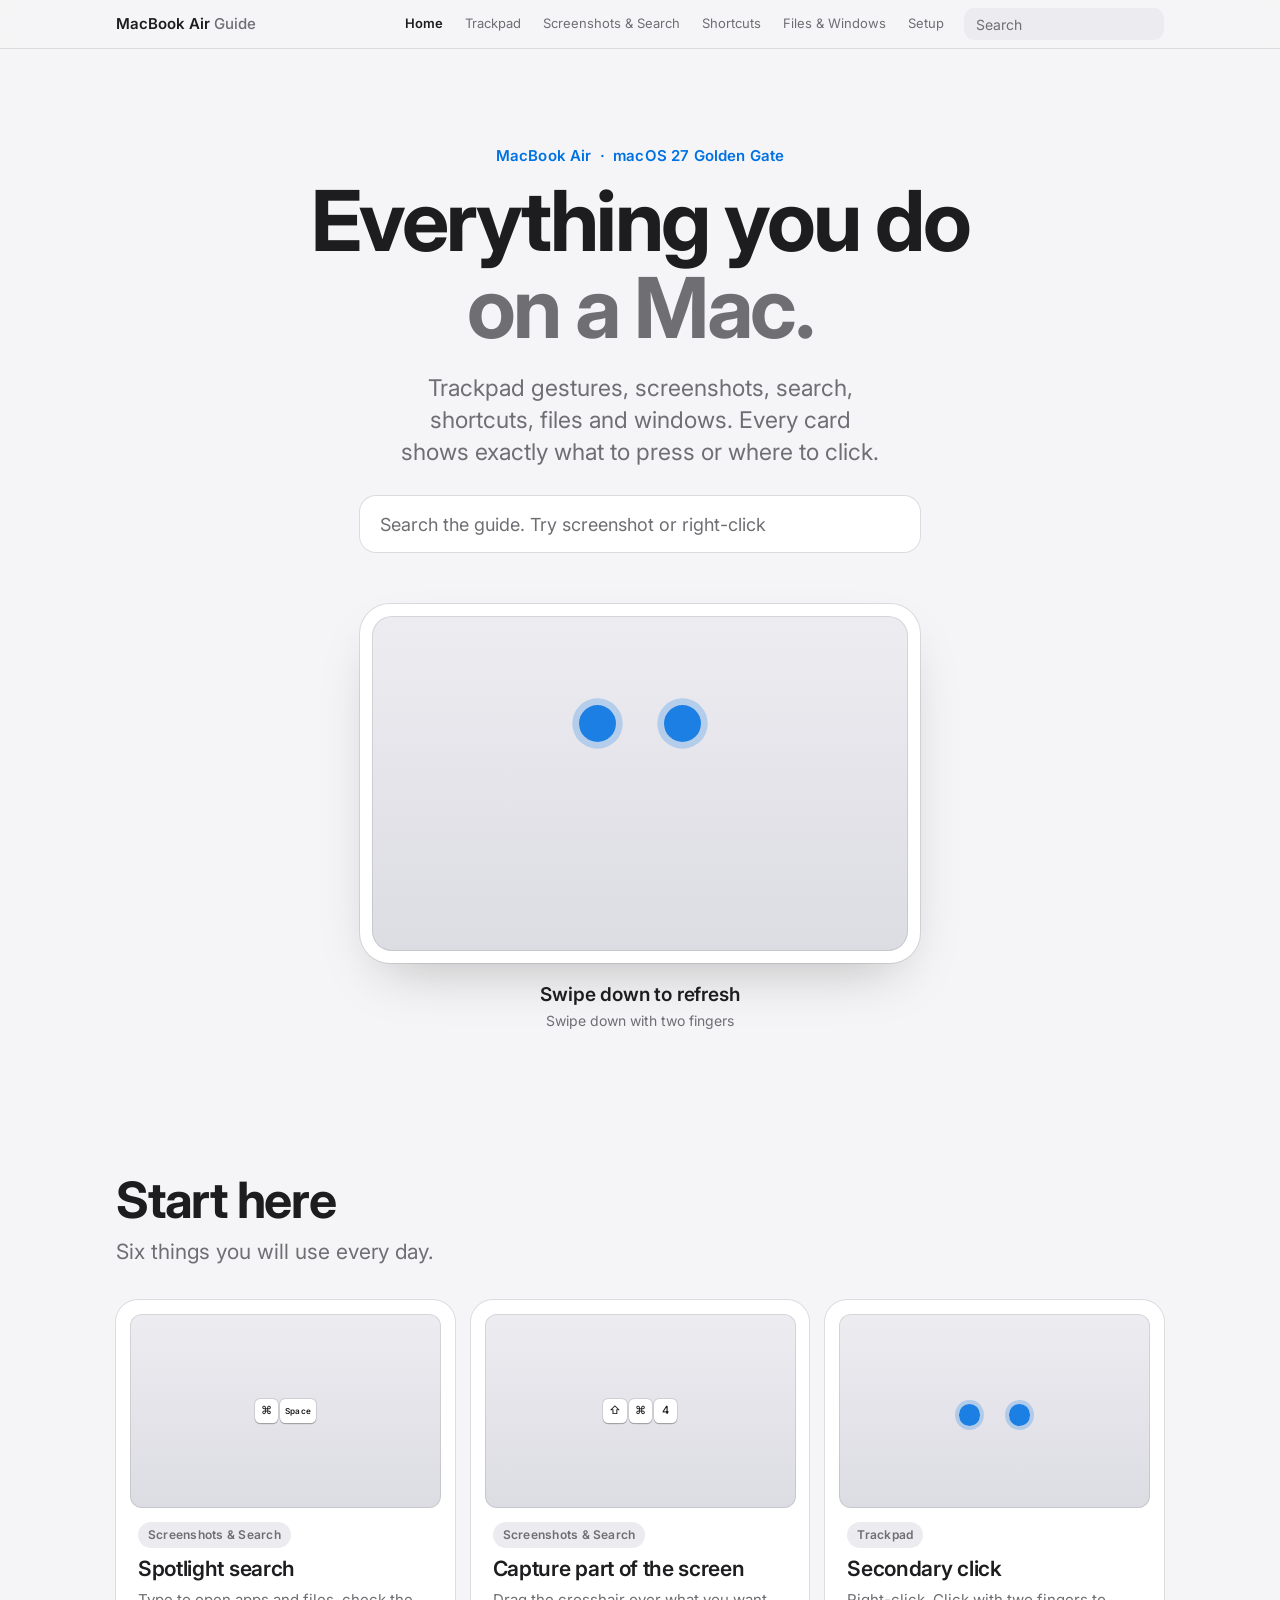
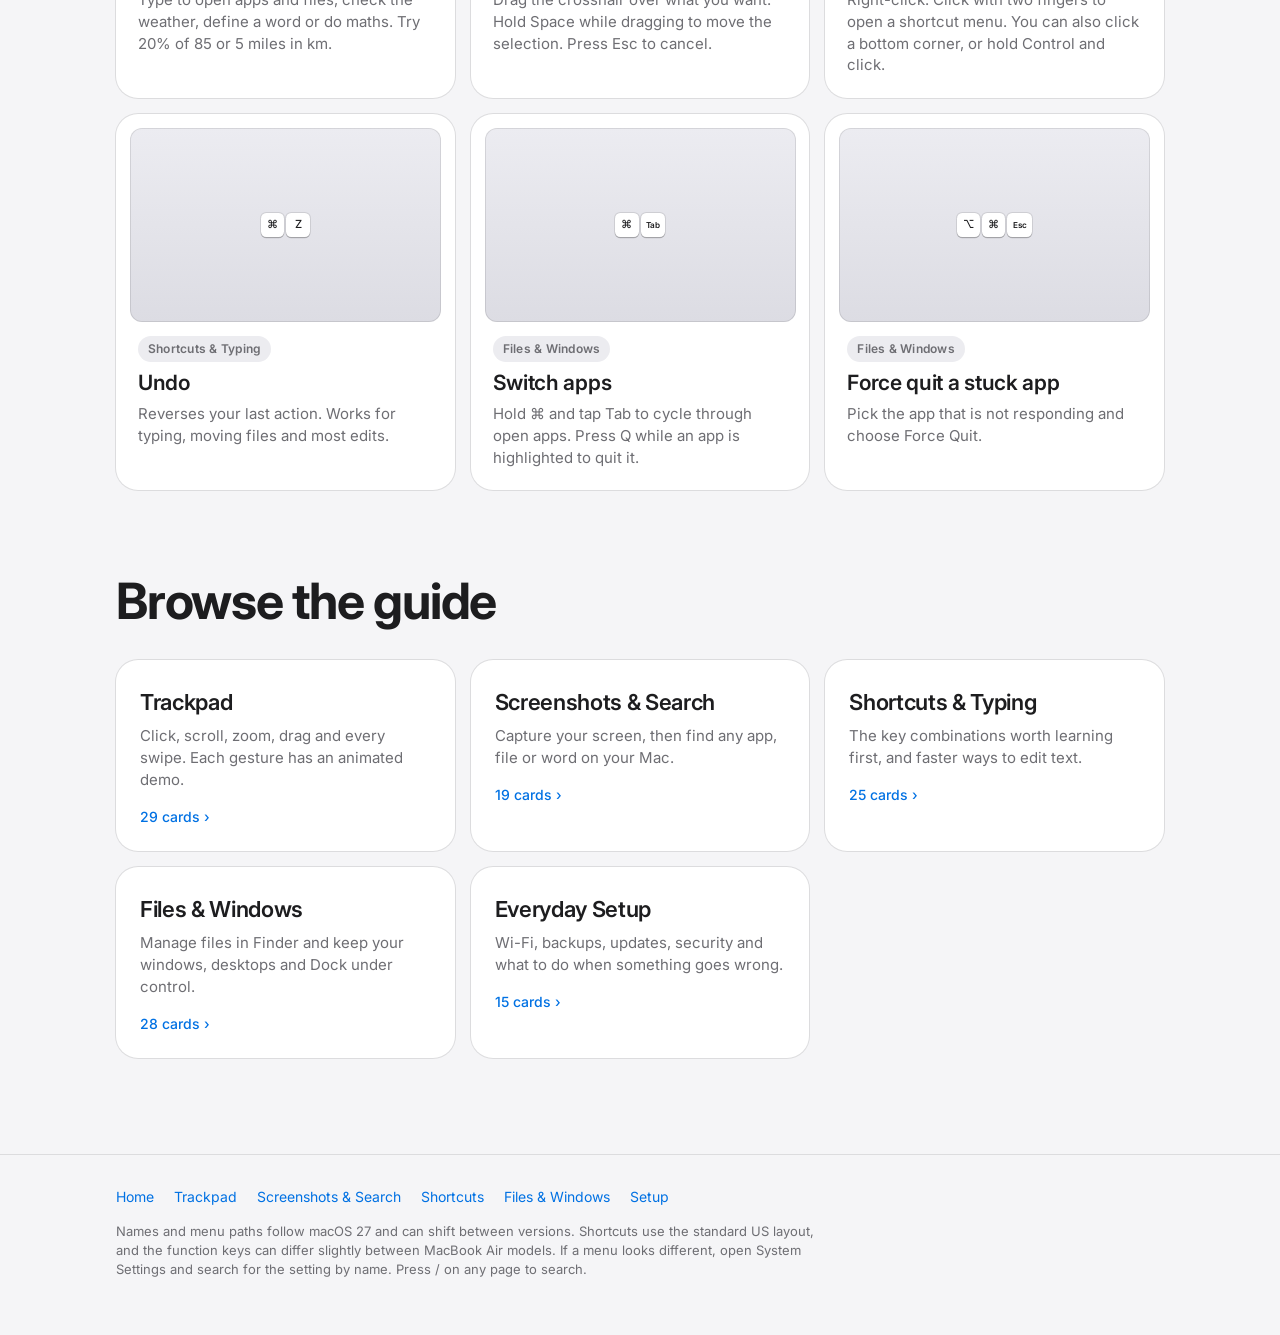
<file: index.html>
<!doctype html>
<html lang="en">
<head>
<meta charset="utf-8">
<meta name="viewport" content="width=device-width, initial-scale=1, viewport-fit=cover">
<meta name="color-scheme" content="light dark">
<title>MacBook Air Guide</title>
<link rel="preconnect" href="https://fonts.googleapis.com">
<link rel="preconnect" href="https://fonts.gstatic.com" crossorigin>
<link rel="stylesheet" href="https://fonts.googleapis.com/css2?family=Inter:wght@400;500;600;700&display=swap">
<link rel="stylesheet" href="style.css">
</head>
<body data-page="home">
<header class="top" id="top"></header>
<main id="app"></main>
<footer id="foot"></footer>
<script src="data.js"></script>
<script src="app.js"></script>
</body>
</html>
</file>
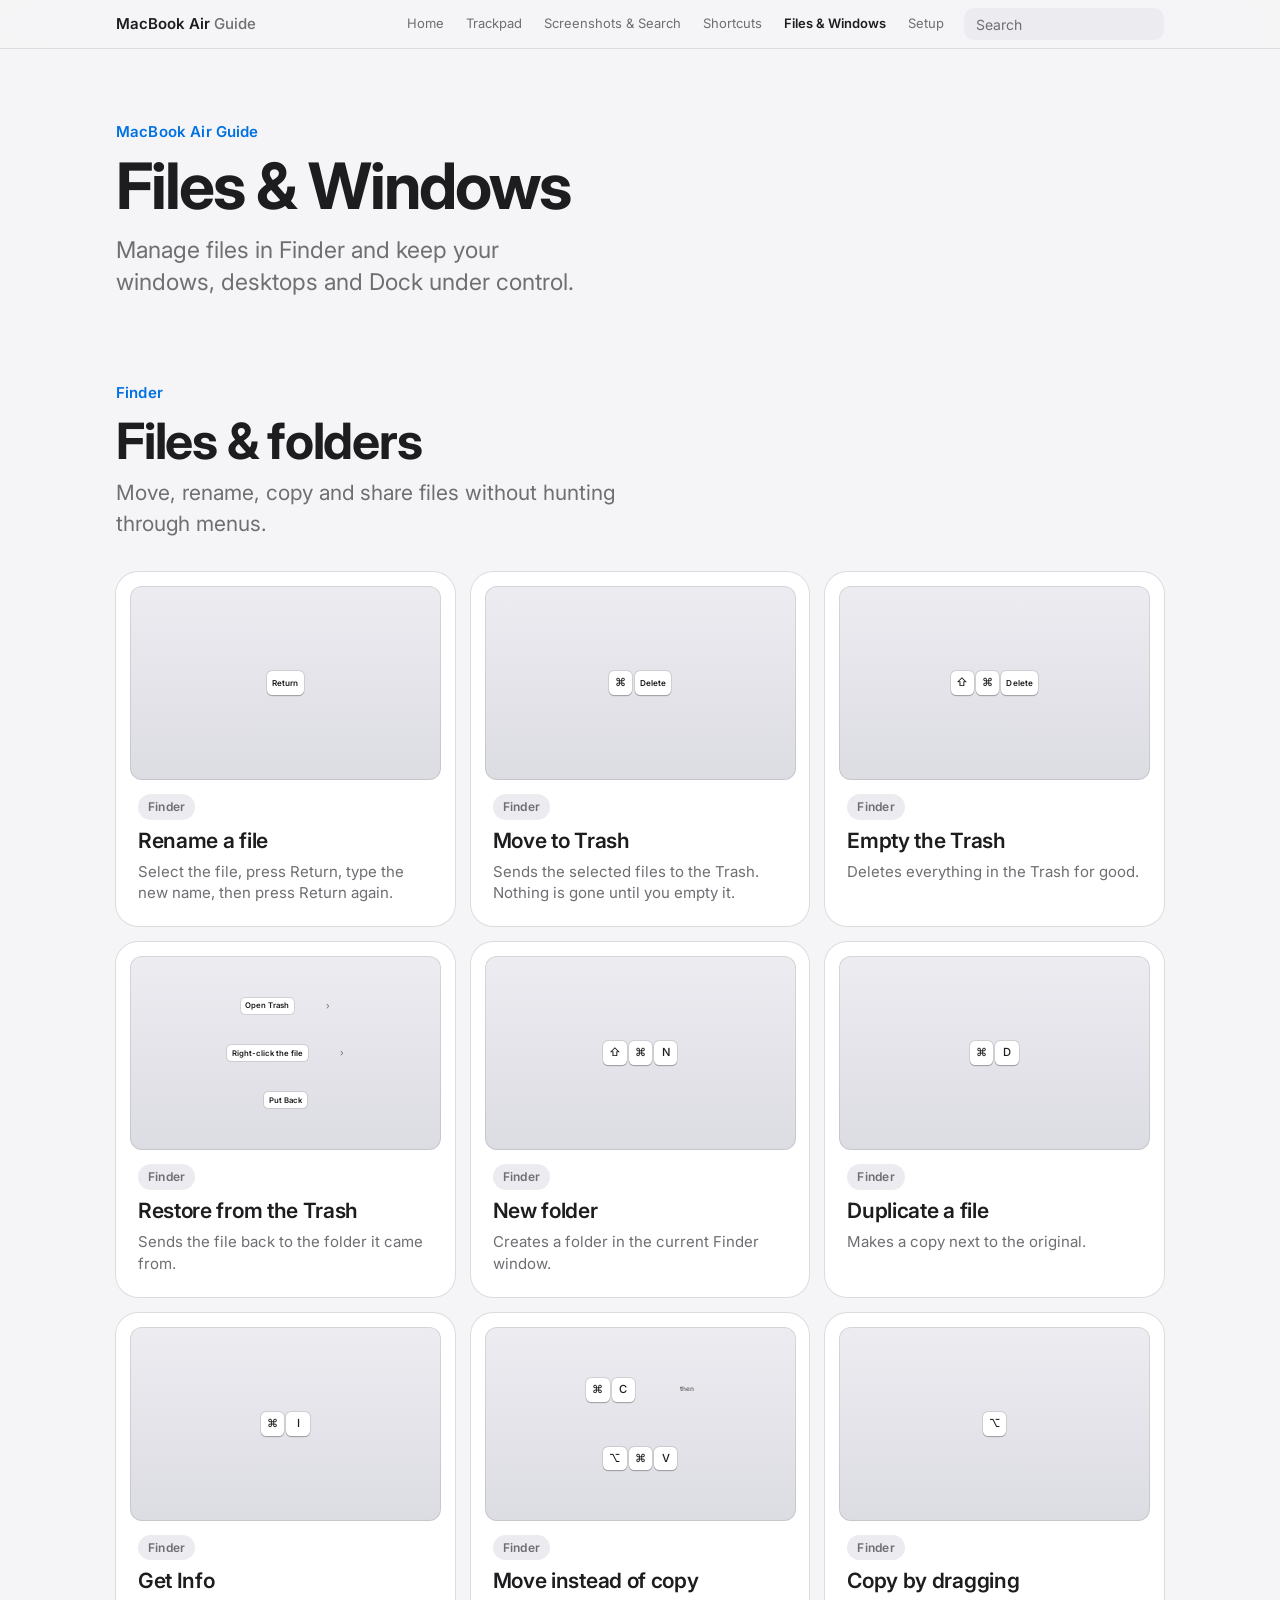
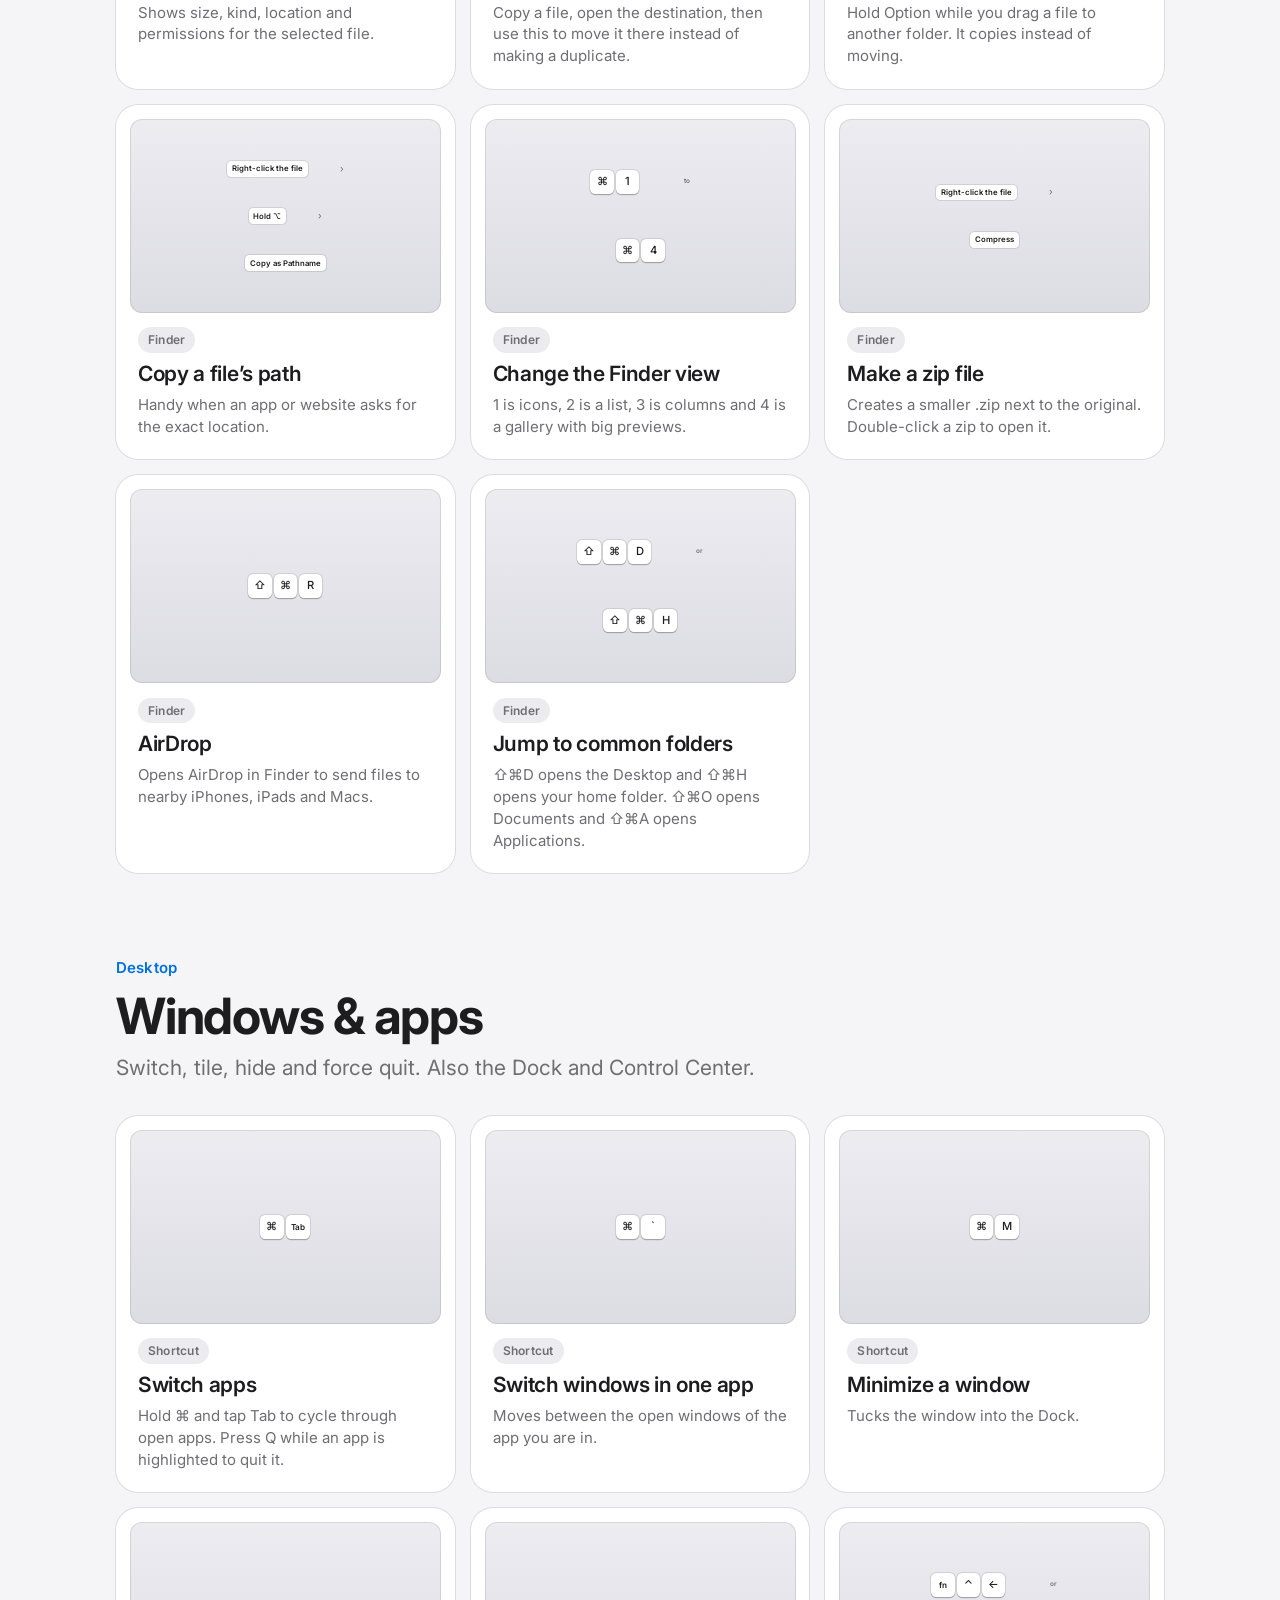
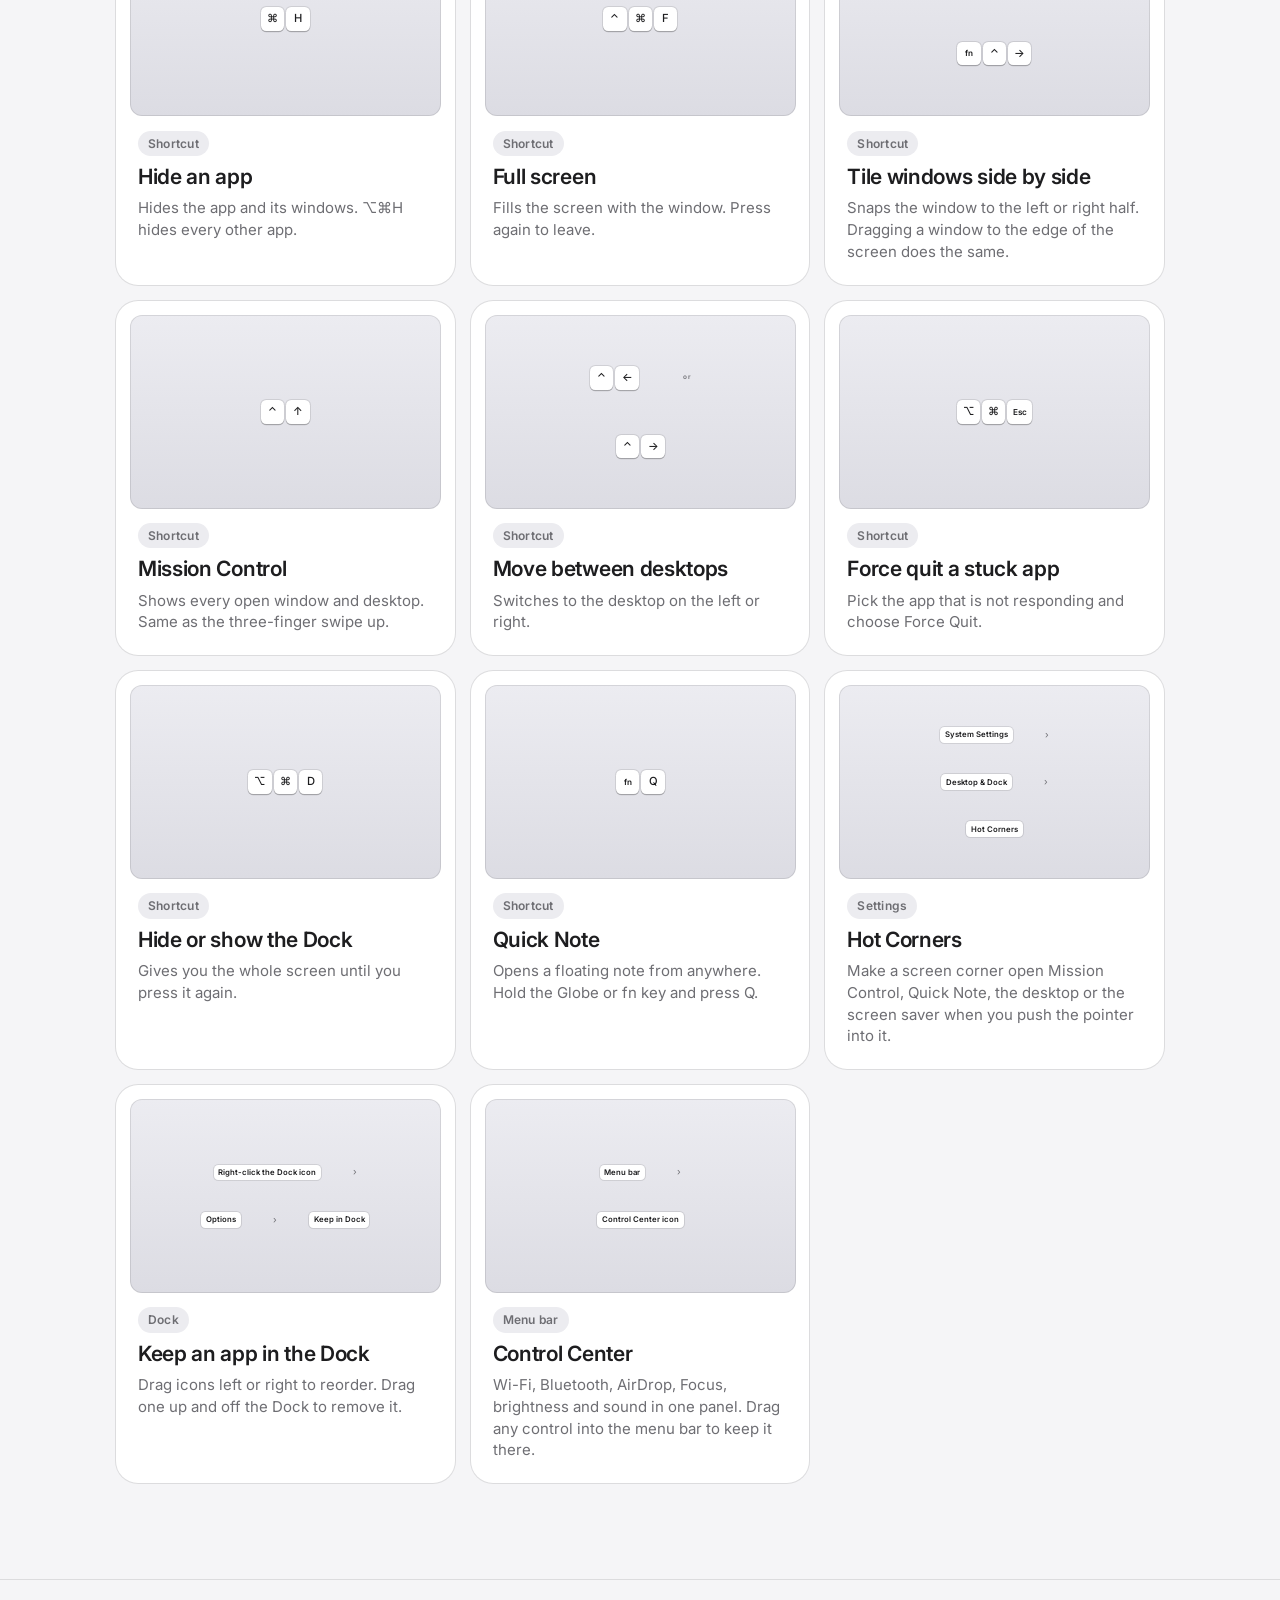
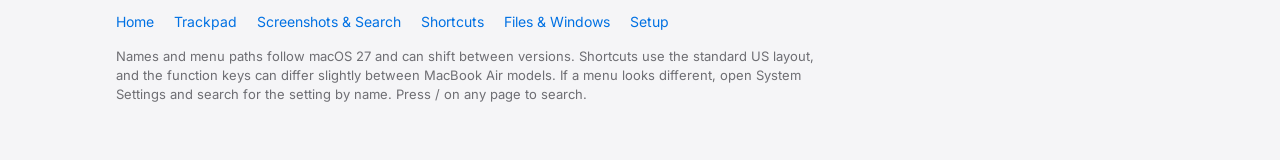
<file: files.html>
<!doctype html>
<html lang="en">
<head>
<meta charset="utf-8">
<meta name="viewport" content="width=device-width, initial-scale=1, viewport-fit=cover">
<meta name="color-scheme" content="light dark">
<title>Files &amp; Windows · MacBook Air Guide</title>
<link rel="preconnect" href="https://fonts.googleapis.com">
<link rel="preconnect" href="https://fonts.gstatic.com" crossorigin>
<link rel="stylesheet" href="https://fonts.googleapis.com/css2?family=Inter:wght@400;500;600;700&display=swap">
<link rel="stylesheet" href="style.css">
</head>
<body data-page="files">
<header class="top" id="top"></header>
<main id="app"></main>
<footer id="foot"></footer>
<script src="data.js"></script>
<script src="app.js"></script>
</body>
</html>
</file>
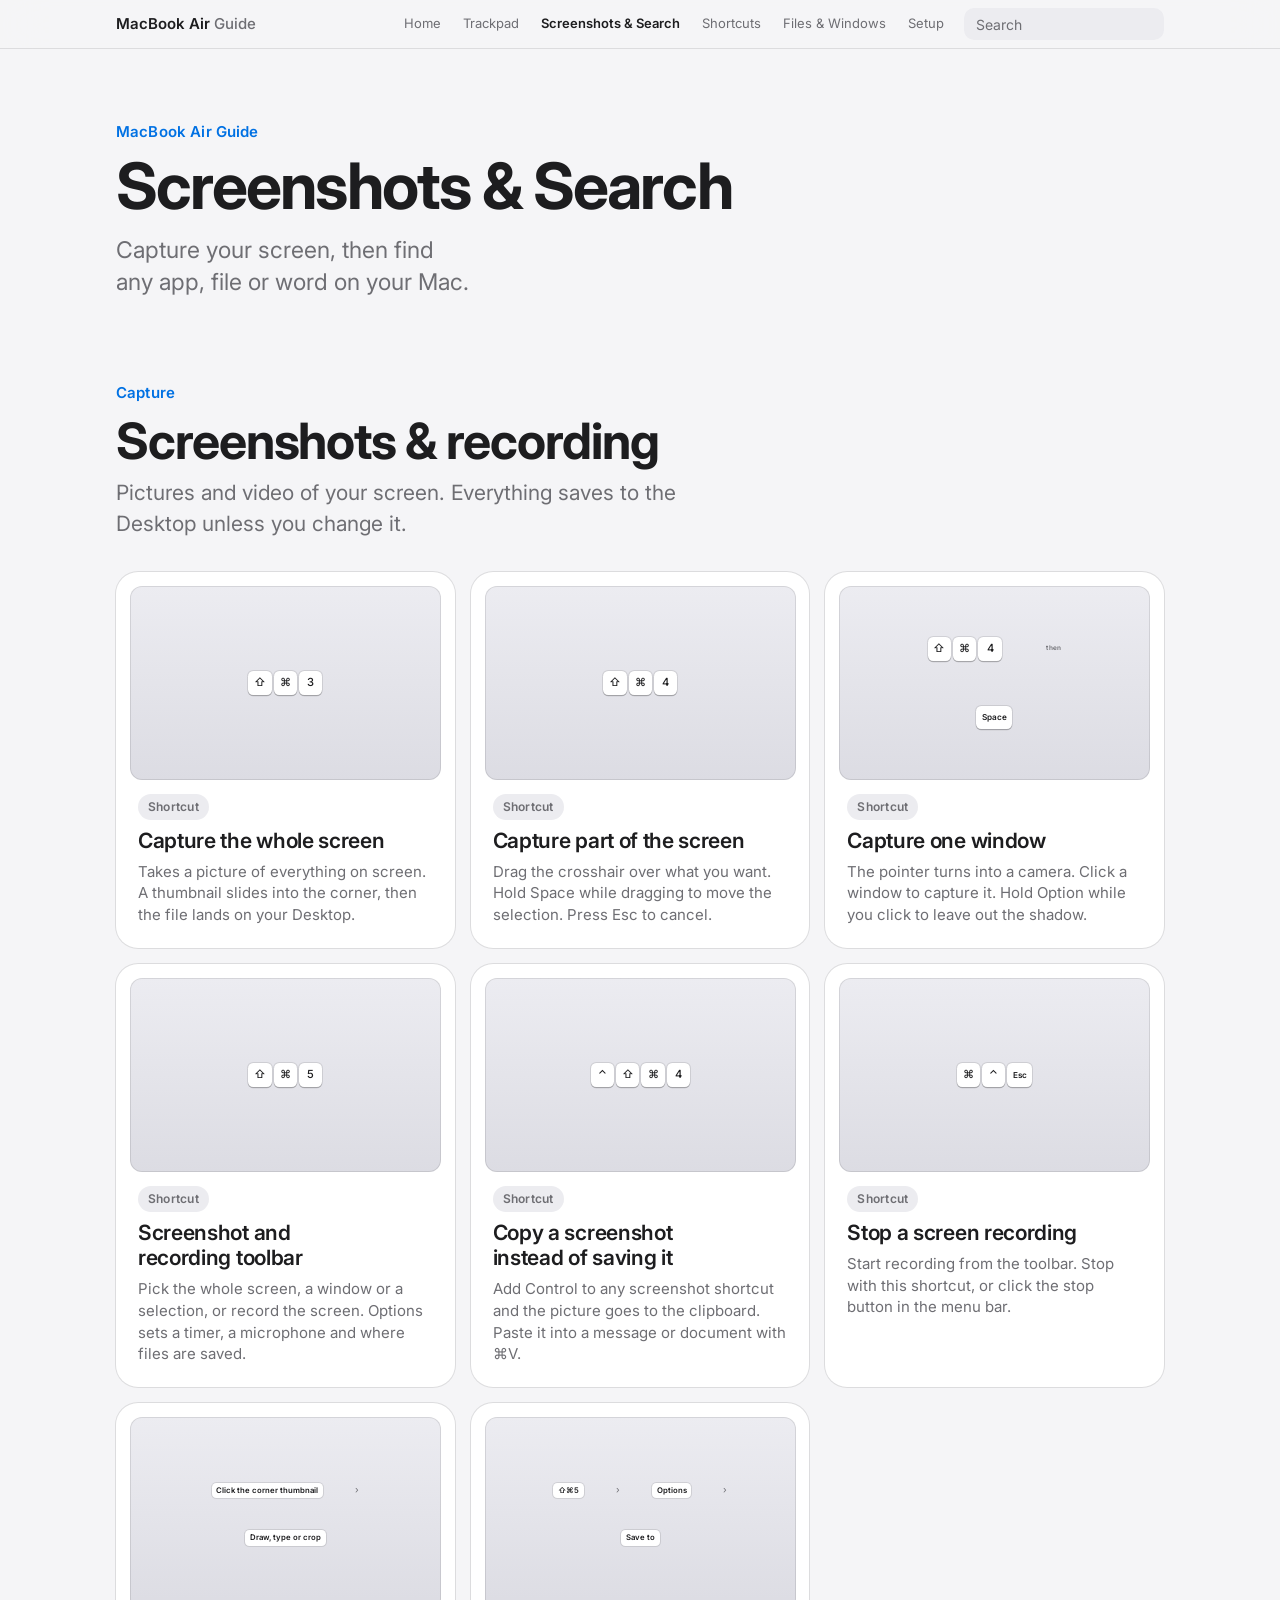
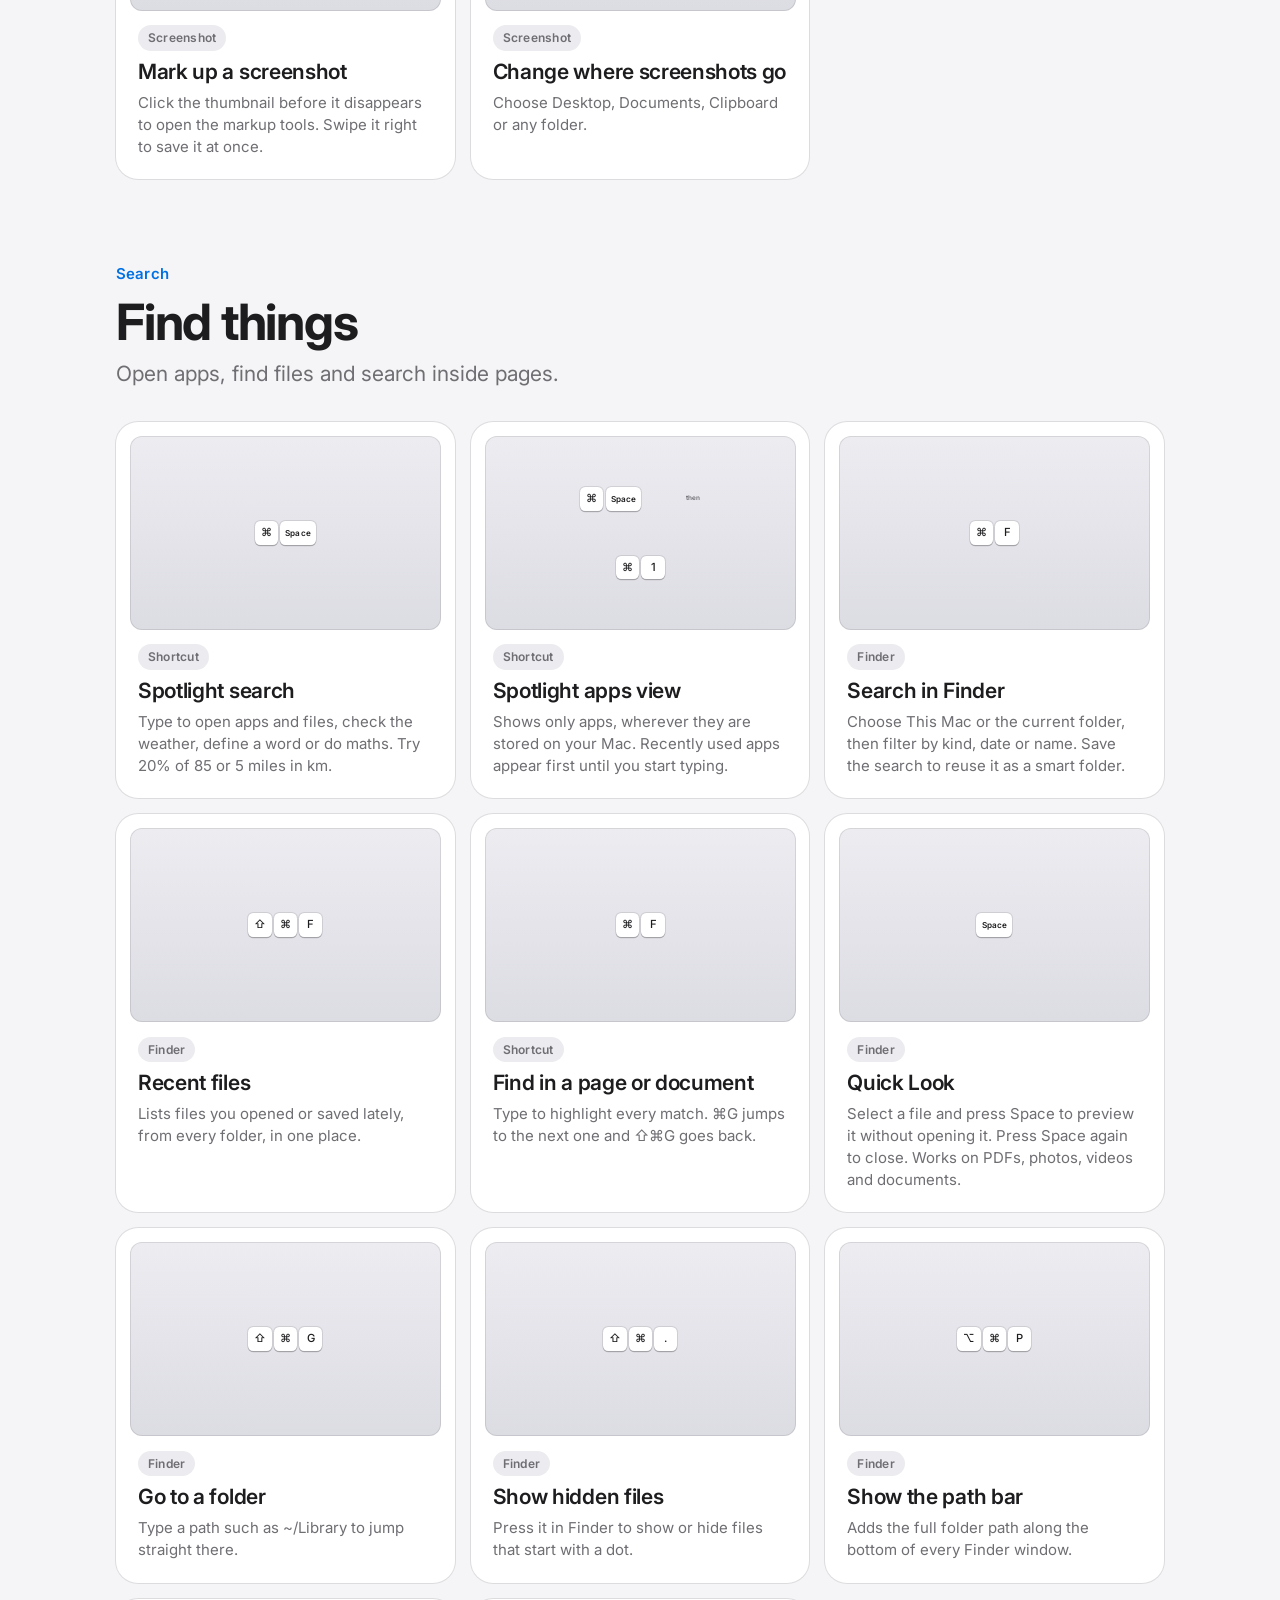
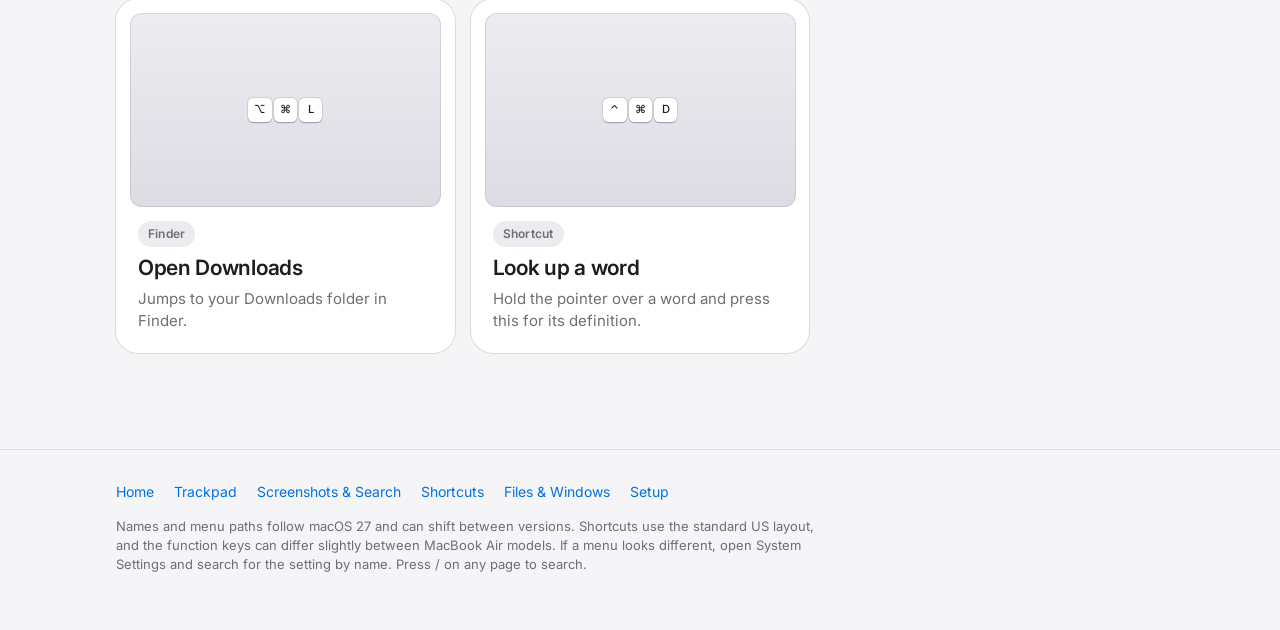
<file: screenshots.html>
<!doctype html>
<html lang="en">
<head>
<meta charset="utf-8">
<meta name="viewport" content="width=device-width, initial-scale=1, viewport-fit=cover">
<meta name="color-scheme" content="light dark">
<title>Screenshots &amp; Search · MacBook Air Guide</title>
<link rel="preconnect" href="https://fonts.googleapis.com">
<link rel="preconnect" href="https://fonts.gstatic.com" crossorigin>
<link rel="stylesheet" href="https://fonts.googleapis.com/css2?family=Inter:wght@400;500;600;700&display=swap">
<link rel="stylesheet" href="style.css">
</head>
<body data-page="screenshots">
<header class="top" id="top"></header>
<main id="app"></main>
<footer id="foot"></footer>
<script src="data.js"></script>
<script src="app.js"></script>
</body>
</html>
</file>
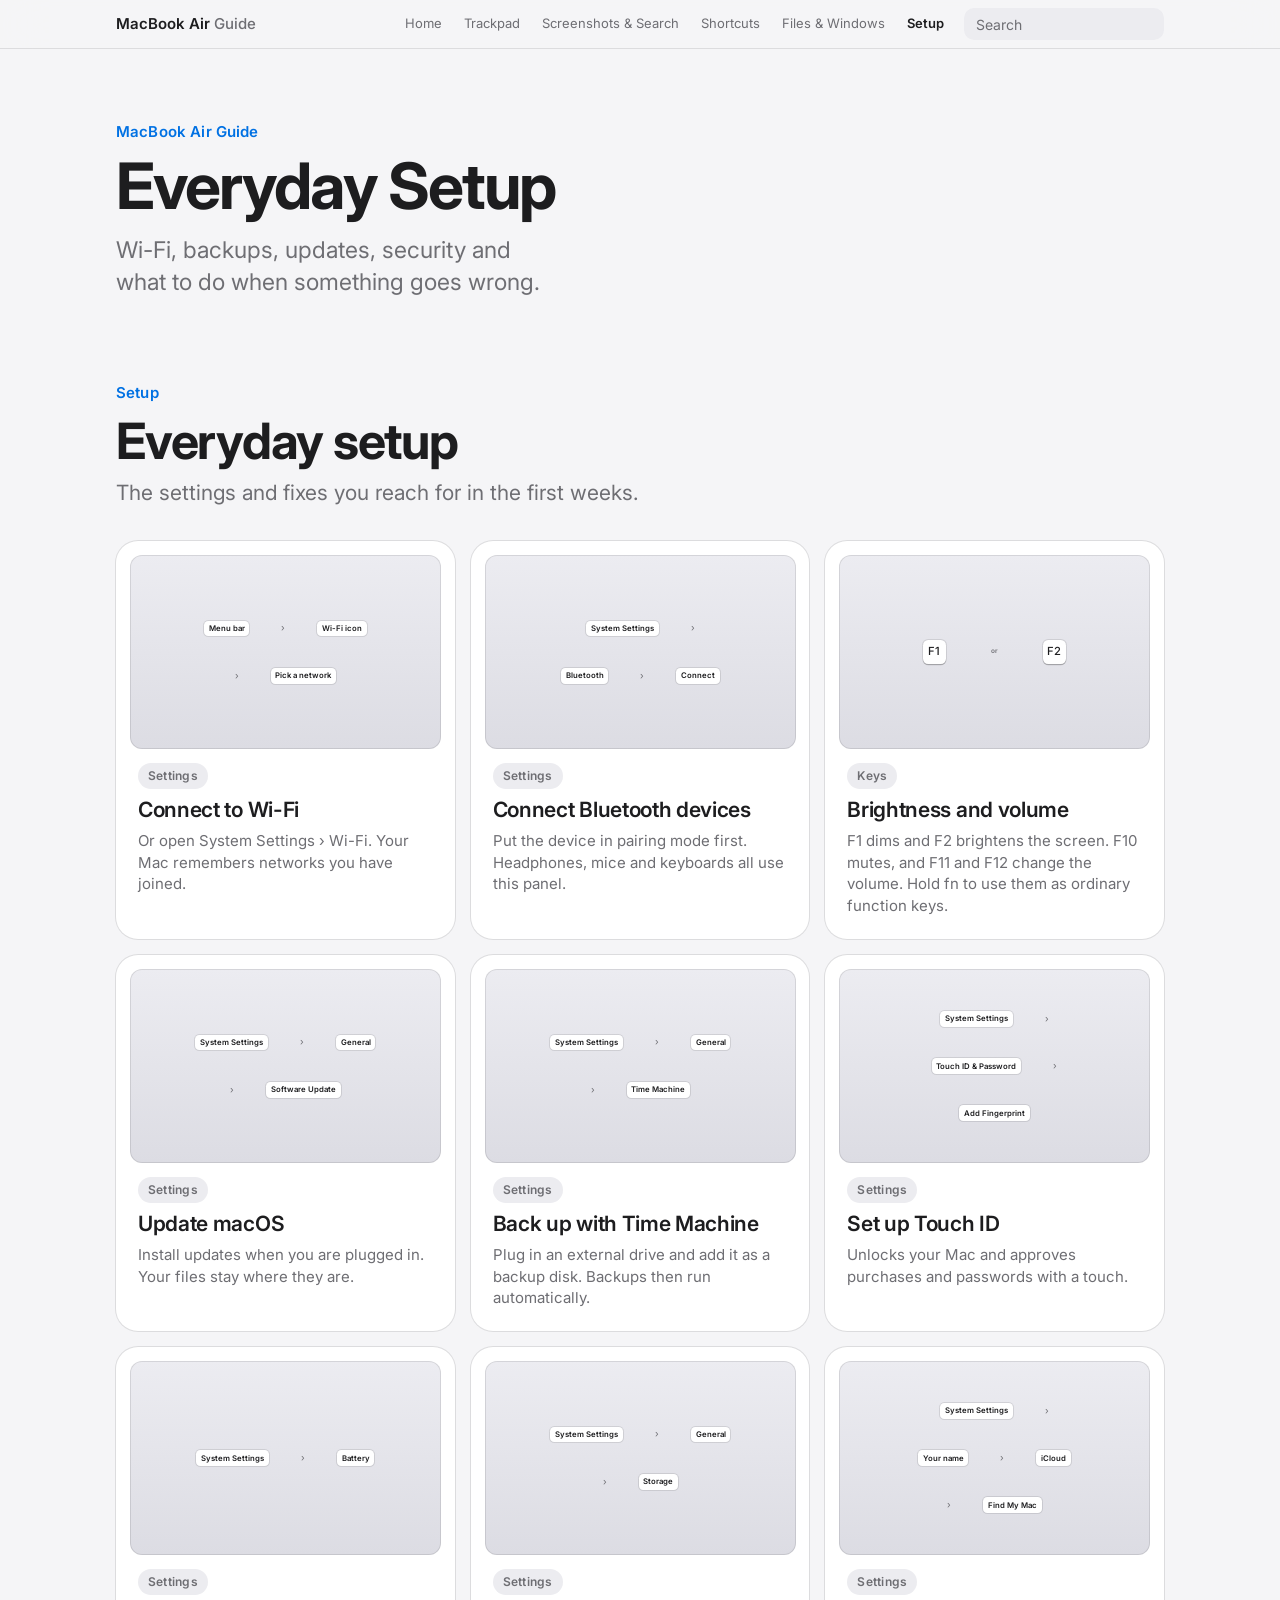
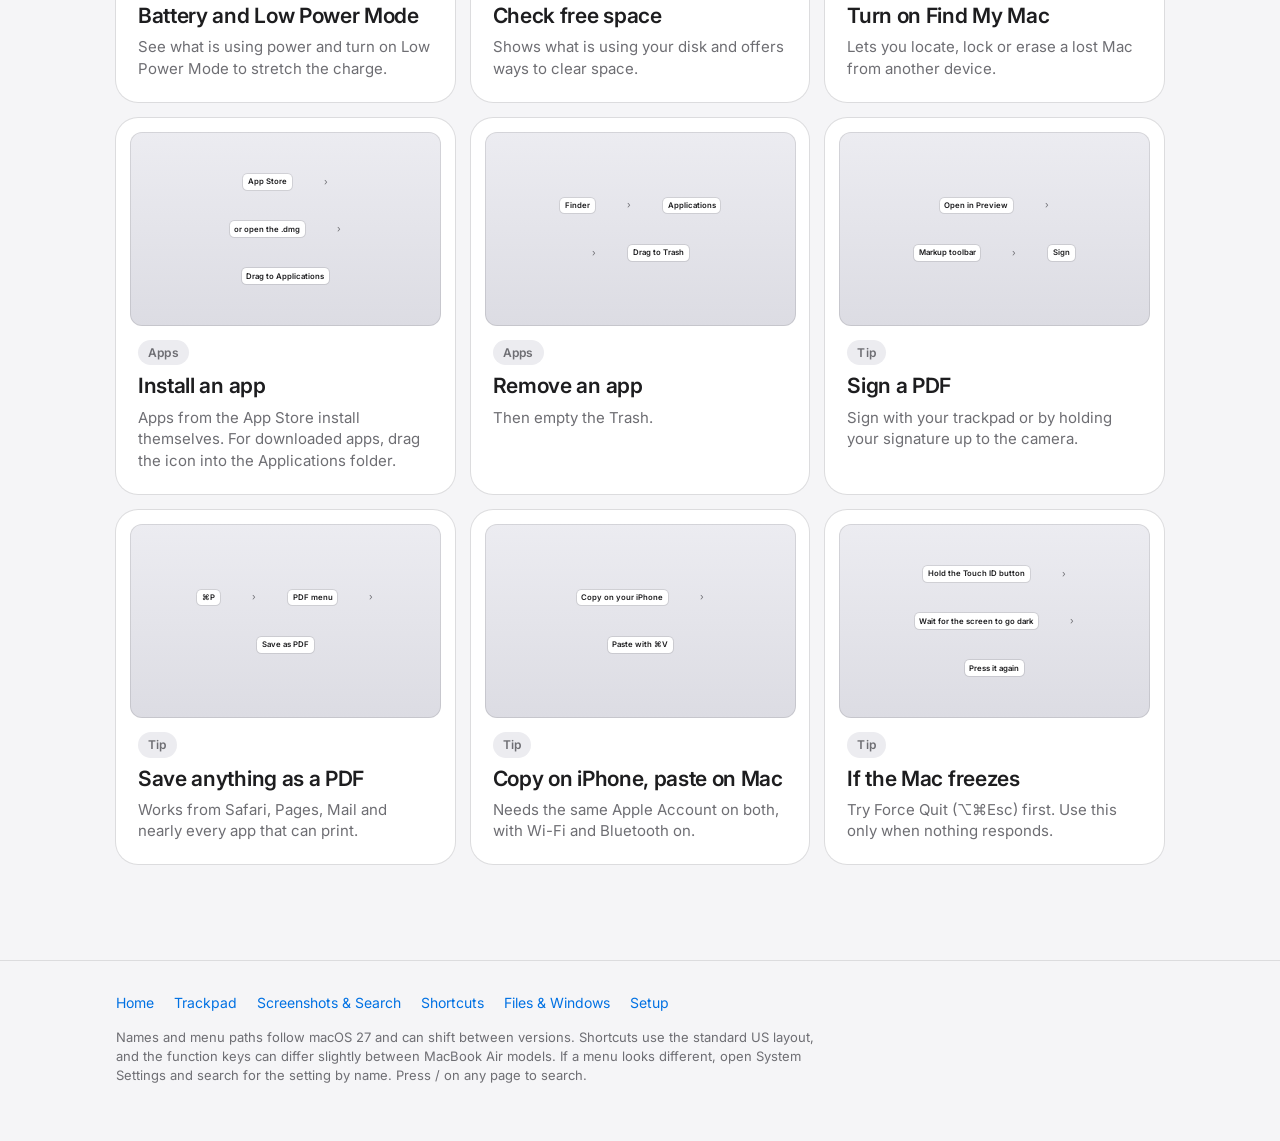
<file: setup.html>
<!doctype html>
<html lang="en">
<head>
<meta charset="utf-8">
<meta name="viewport" content="width=device-width, initial-scale=1, viewport-fit=cover">
<meta name="color-scheme" content="light dark">
<title>Everyday Setup · MacBook Air Guide</title>
<link rel="preconnect" href="https://fonts.googleapis.com">
<link rel="preconnect" href="https://fonts.gstatic.com" crossorigin>
<link rel="stylesheet" href="https://fonts.googleapis.com/css2?family=Inter:wght@400;500;600;700&display=swap">
<link rel="stylesheet" href="style.css">
</head>
<body data-page="setup">
<header class="top" id="top"></header>
<main id="app"></main>
<footer id="foot"></footer>
<script src="data.js"></script>
<script src="app.js"></script>
</body>
</html>
</file>
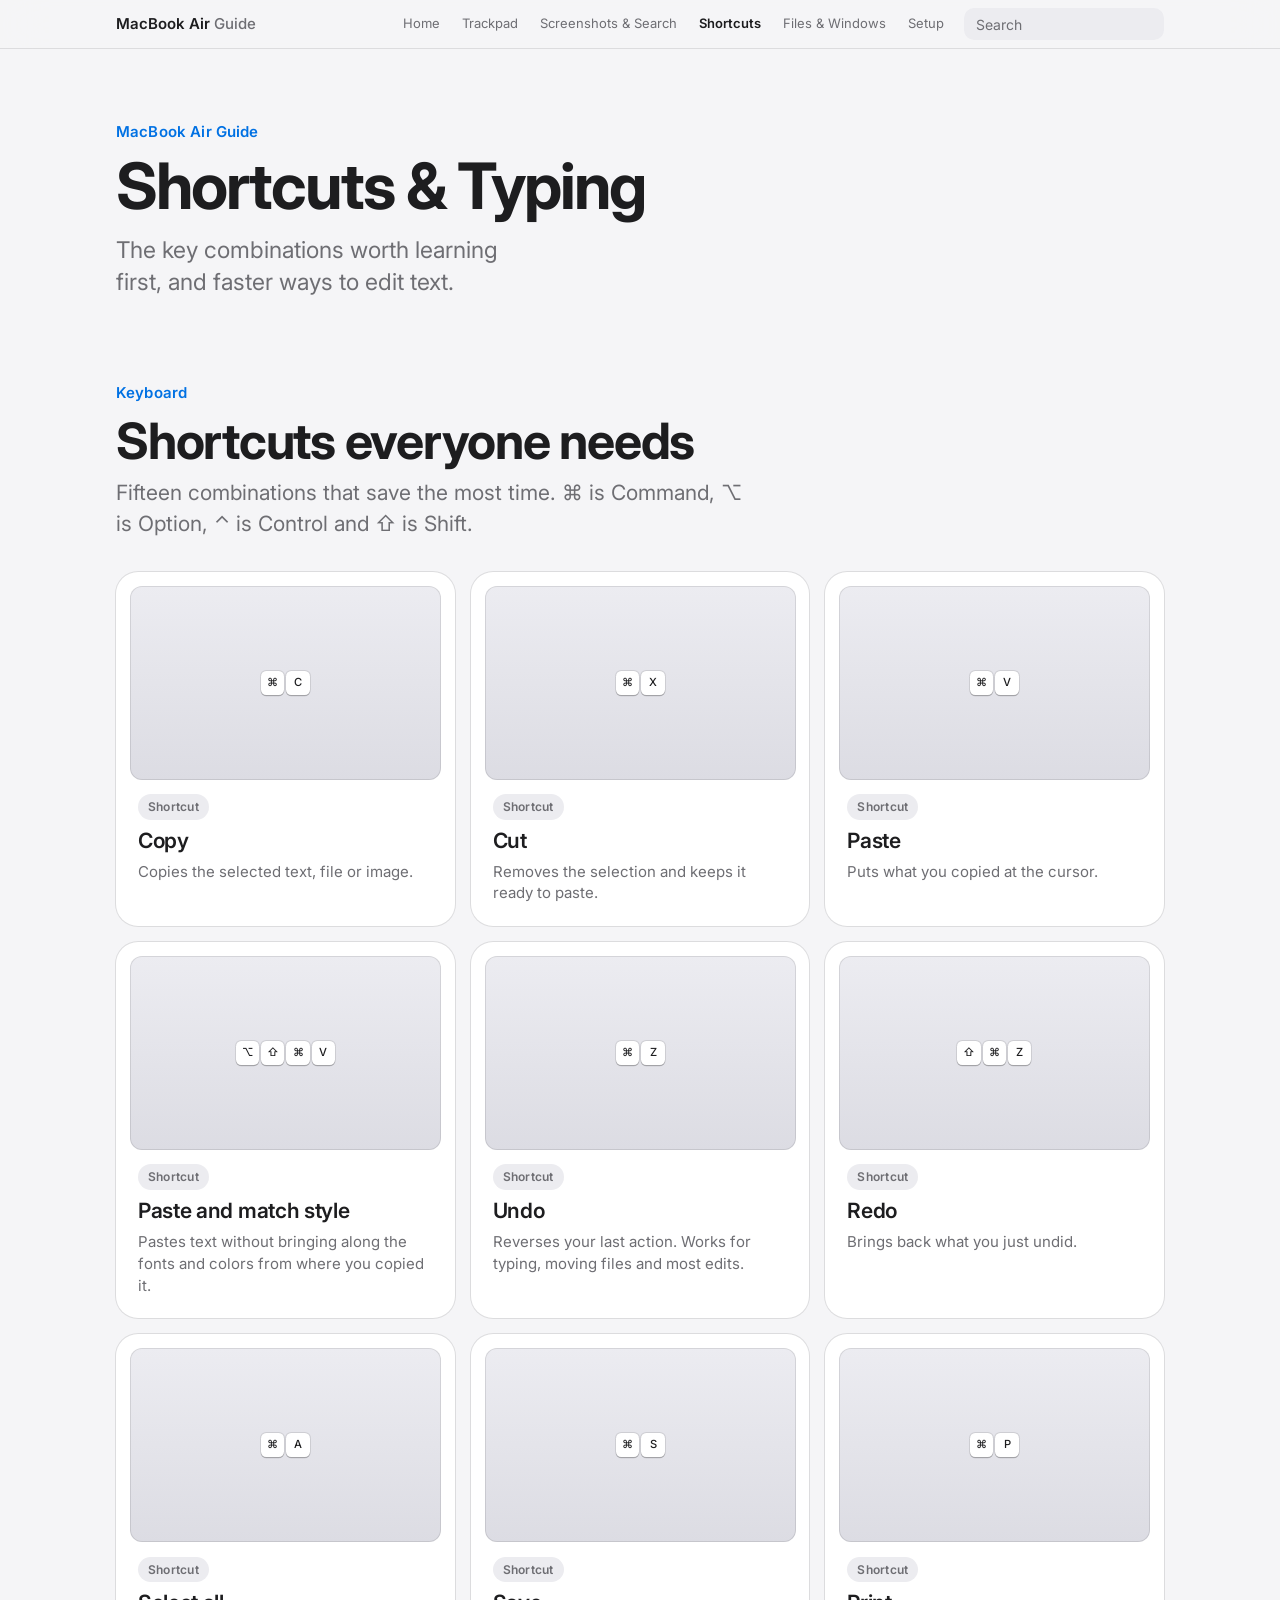
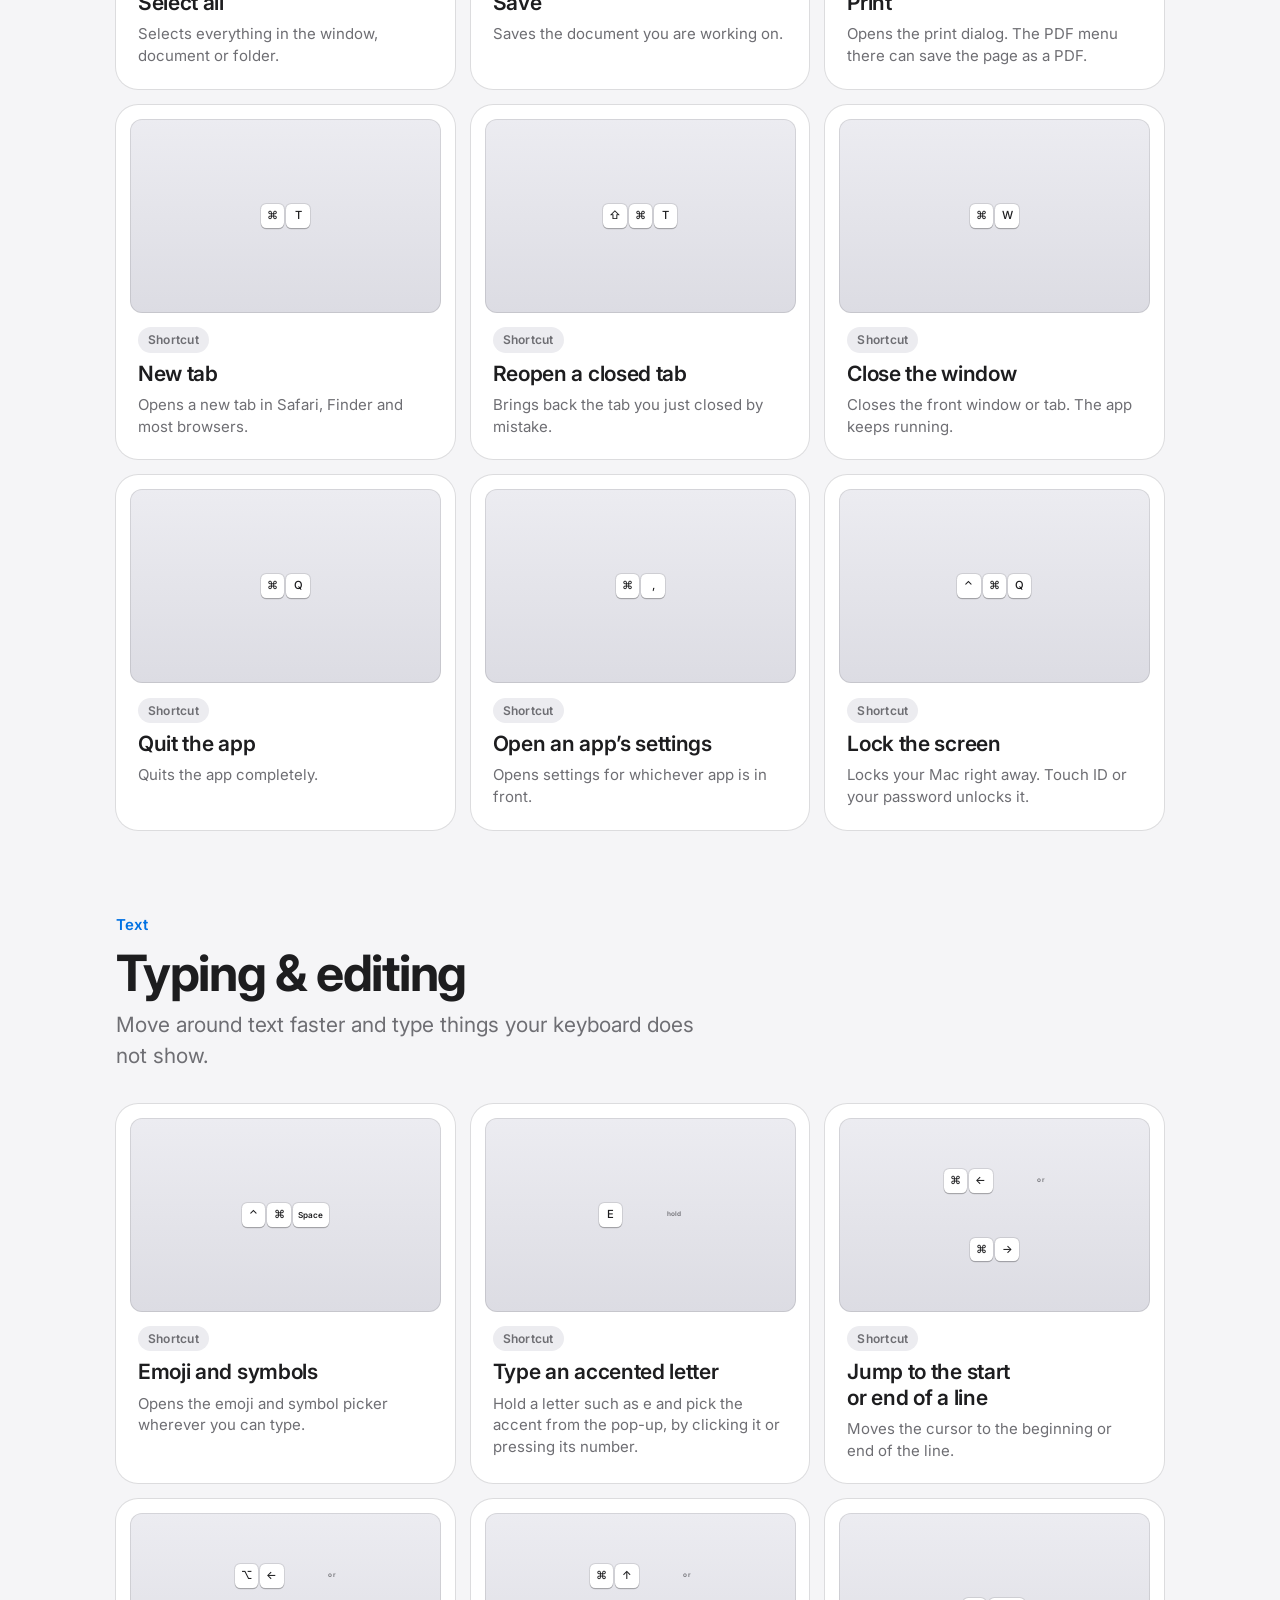
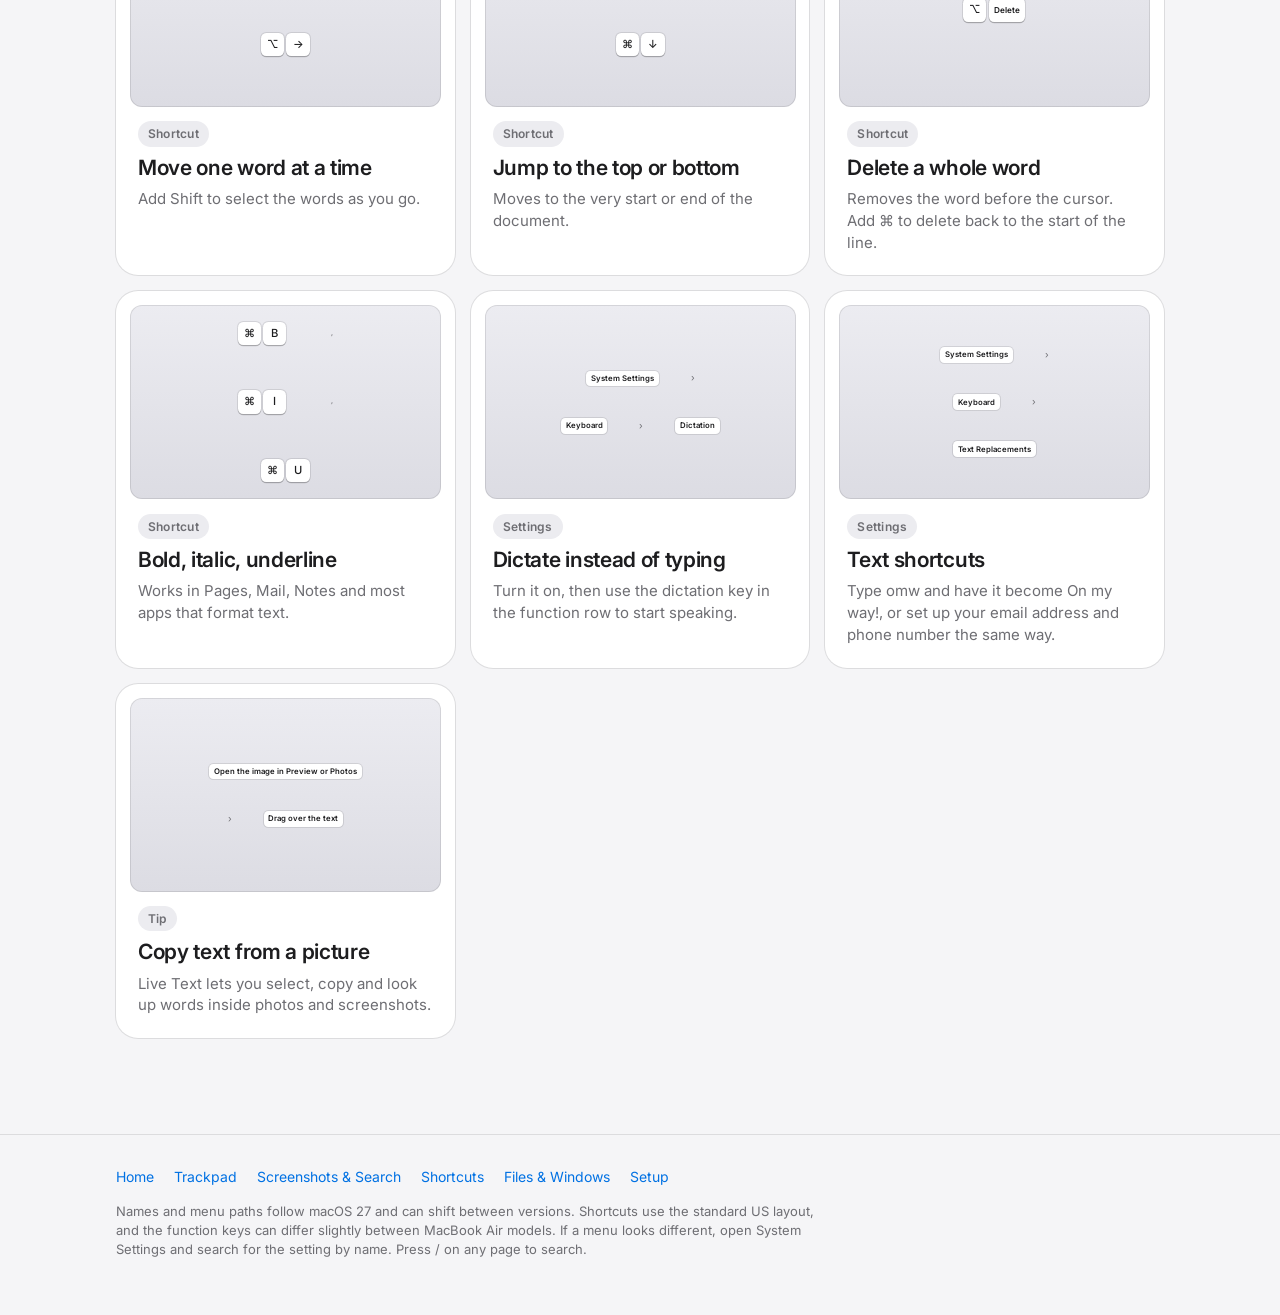
<file: shortcuts.html>
<!doctype html>
<html lang="en">
<head>
<meta charset="utf-8">
<meta name="viewport" content="width=device-width, initial-scale=1, viewport-fit=cover">
<meta name="color-scheme" content="light dark">
<title>Shortcuts &amp; Typing · MacBook Air Guide</title>
<link rel="preconnect" href="https://fonts.googleapis.com">
<link rel="preconnect" href="https://fonts.gstatic.com" crossorigin>
<link rel="stylesheet" href="https://fonts.googleapis.com/css2?family=Inter:wght@400;500;600;700&display=swap">
<link rel="stylesheet" href="style.css">
</head>
<body data-page="shortcuts">
<header class="top" id="top"></header>
<main id="app"></main>
<footer id="foot"></footer>
<script src="data.js"></script>
<script src="app.js"></script>
</body>
</html>
</file>
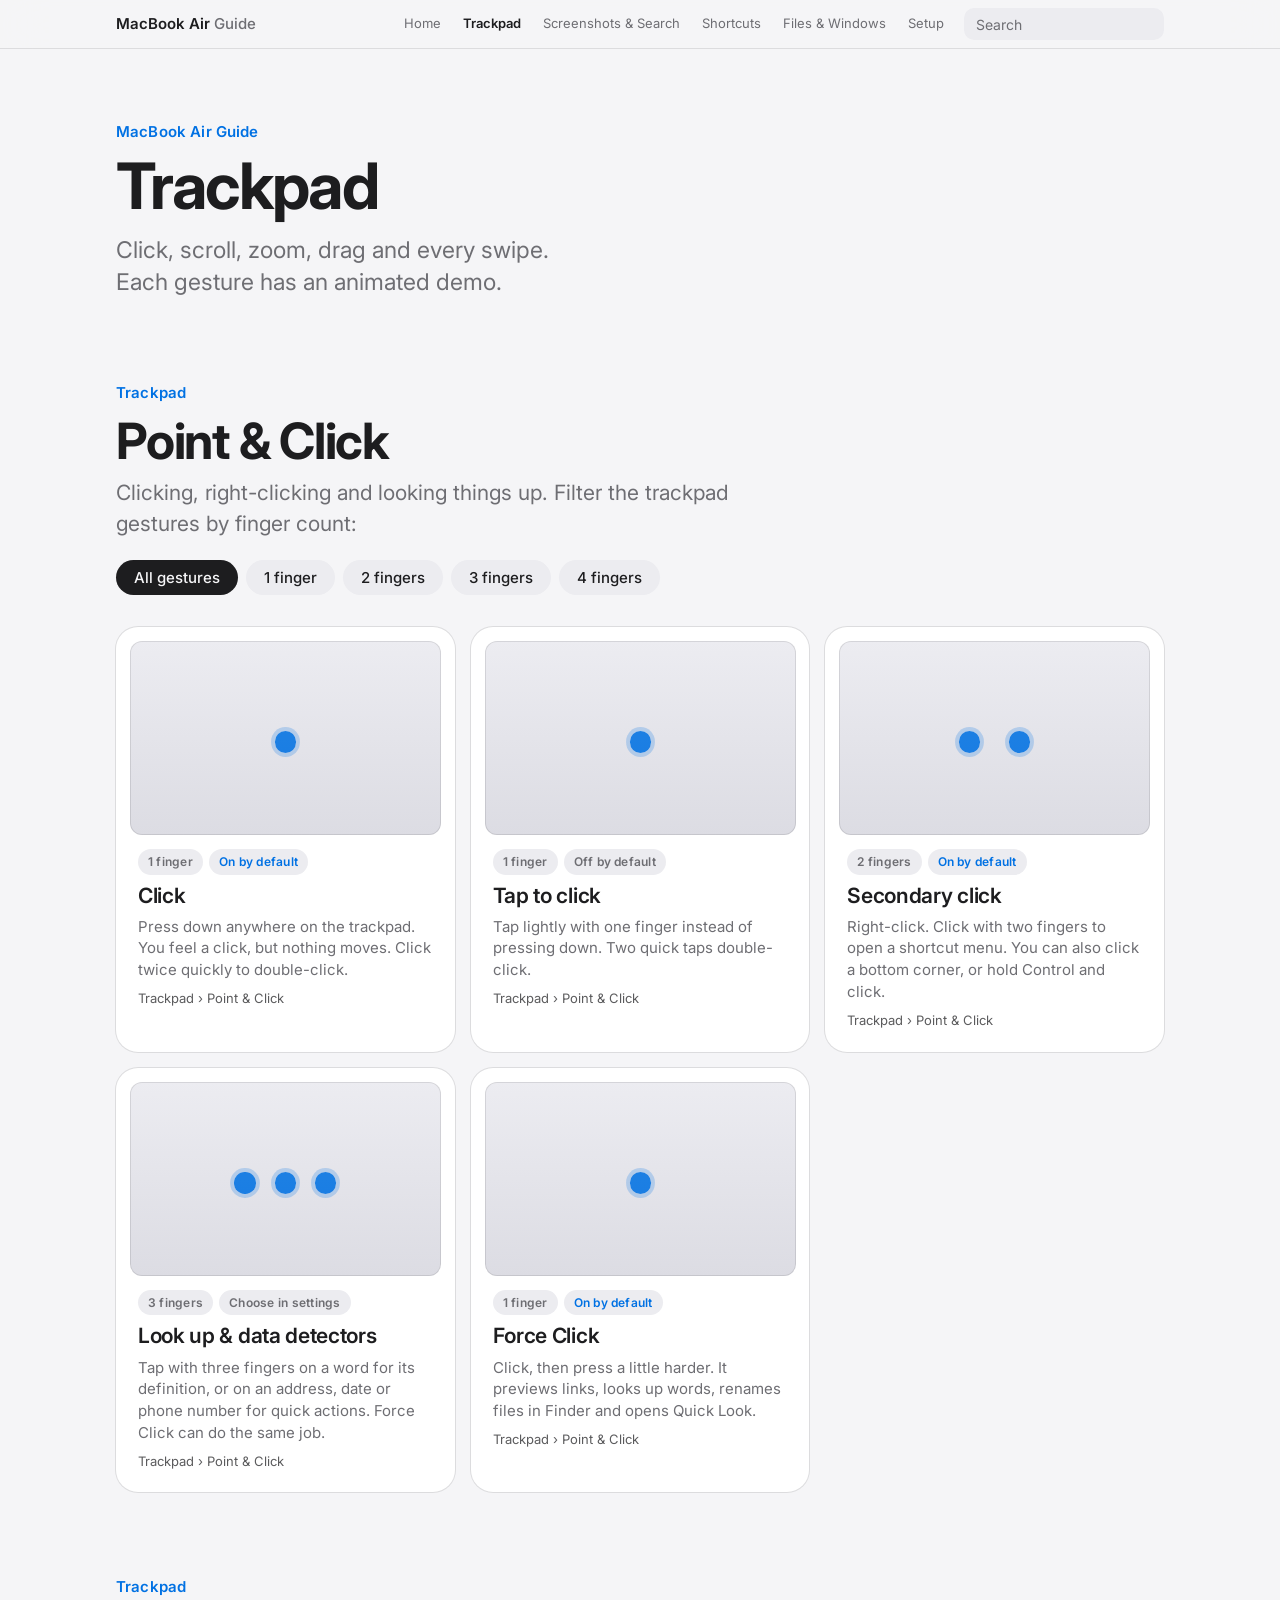
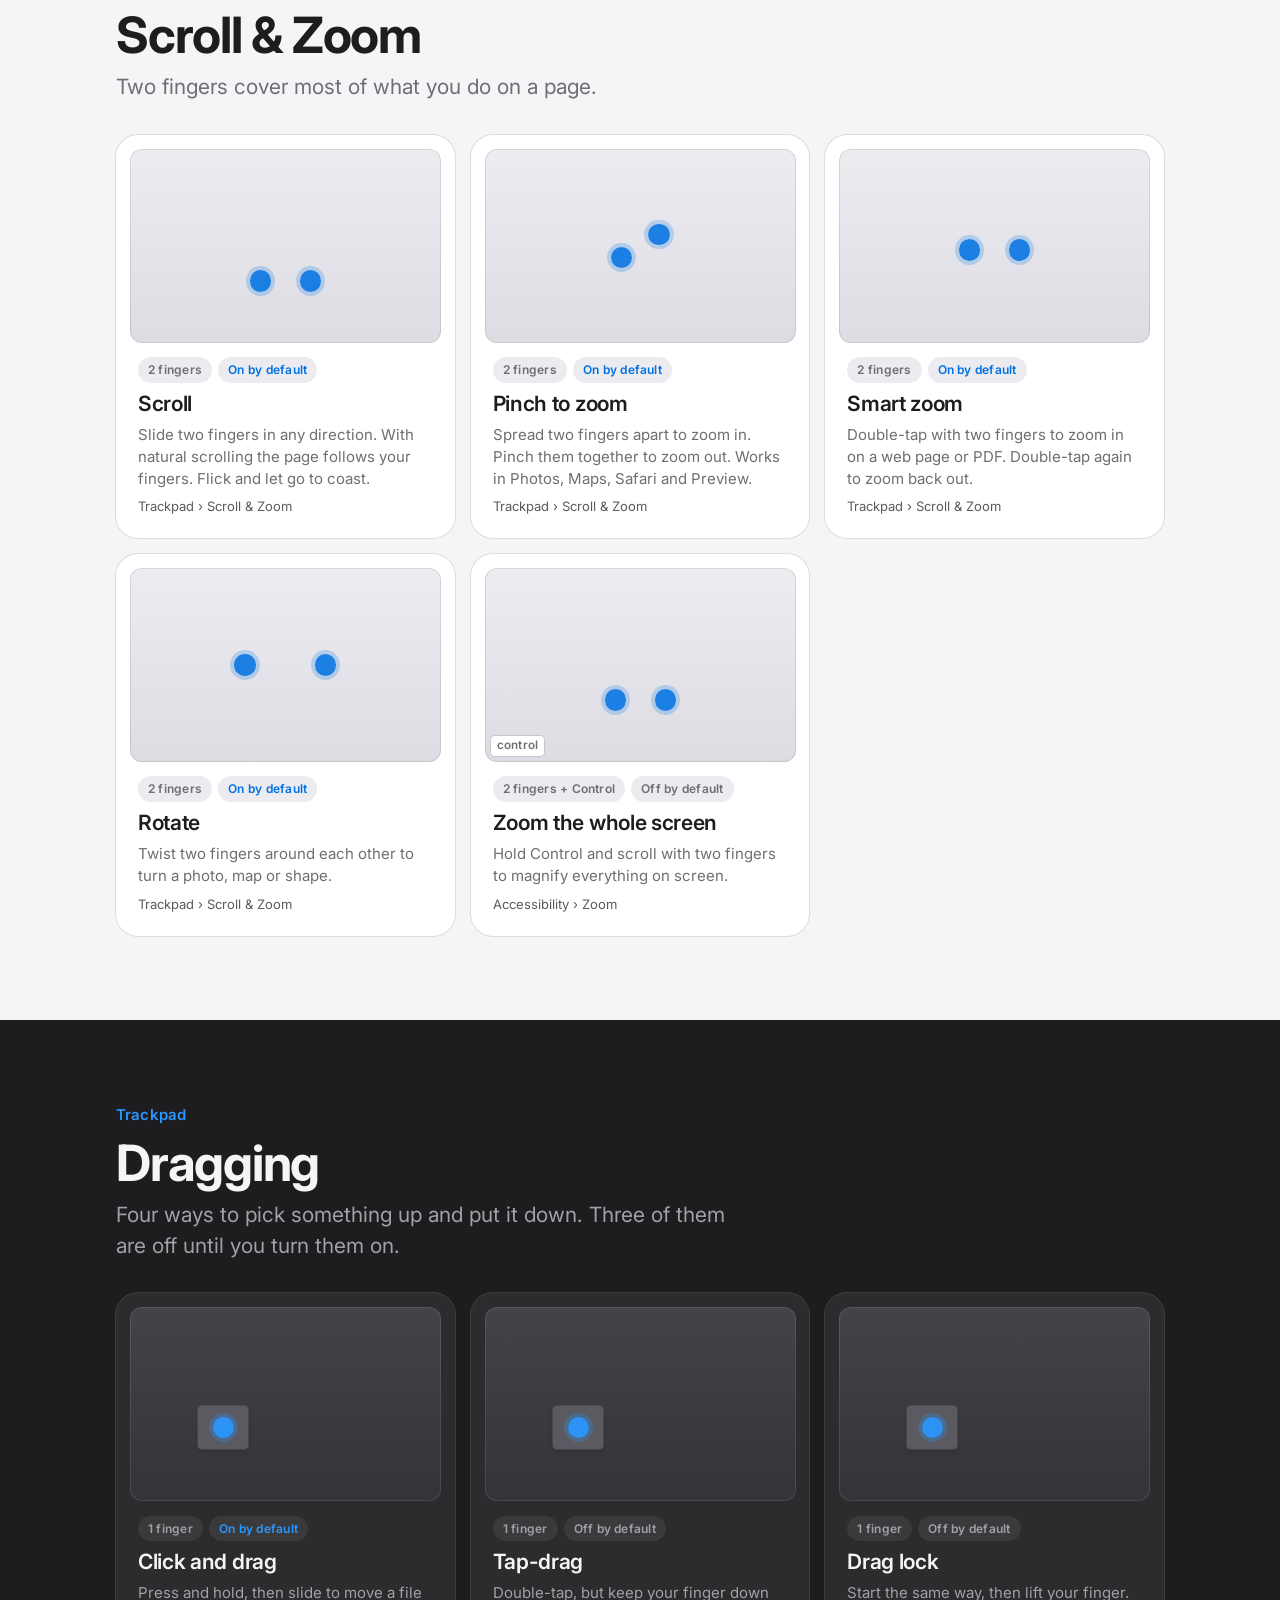
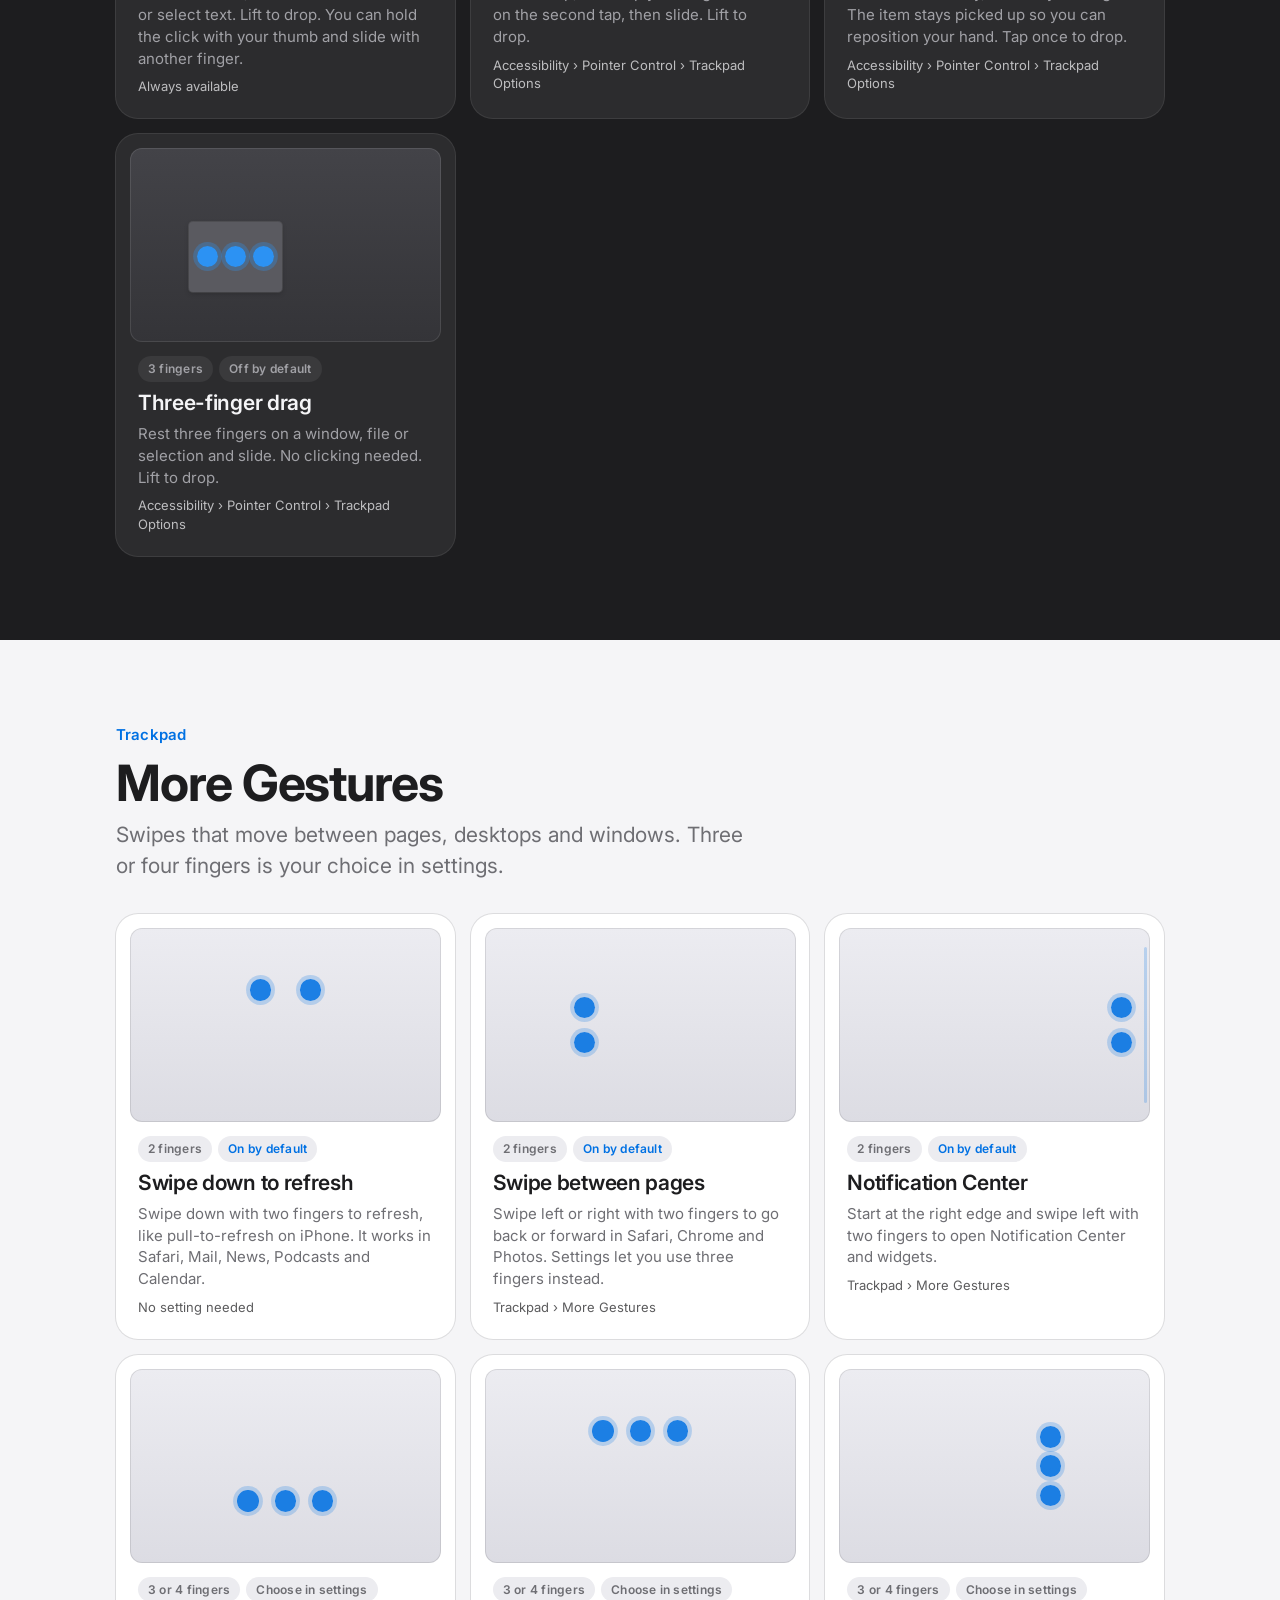
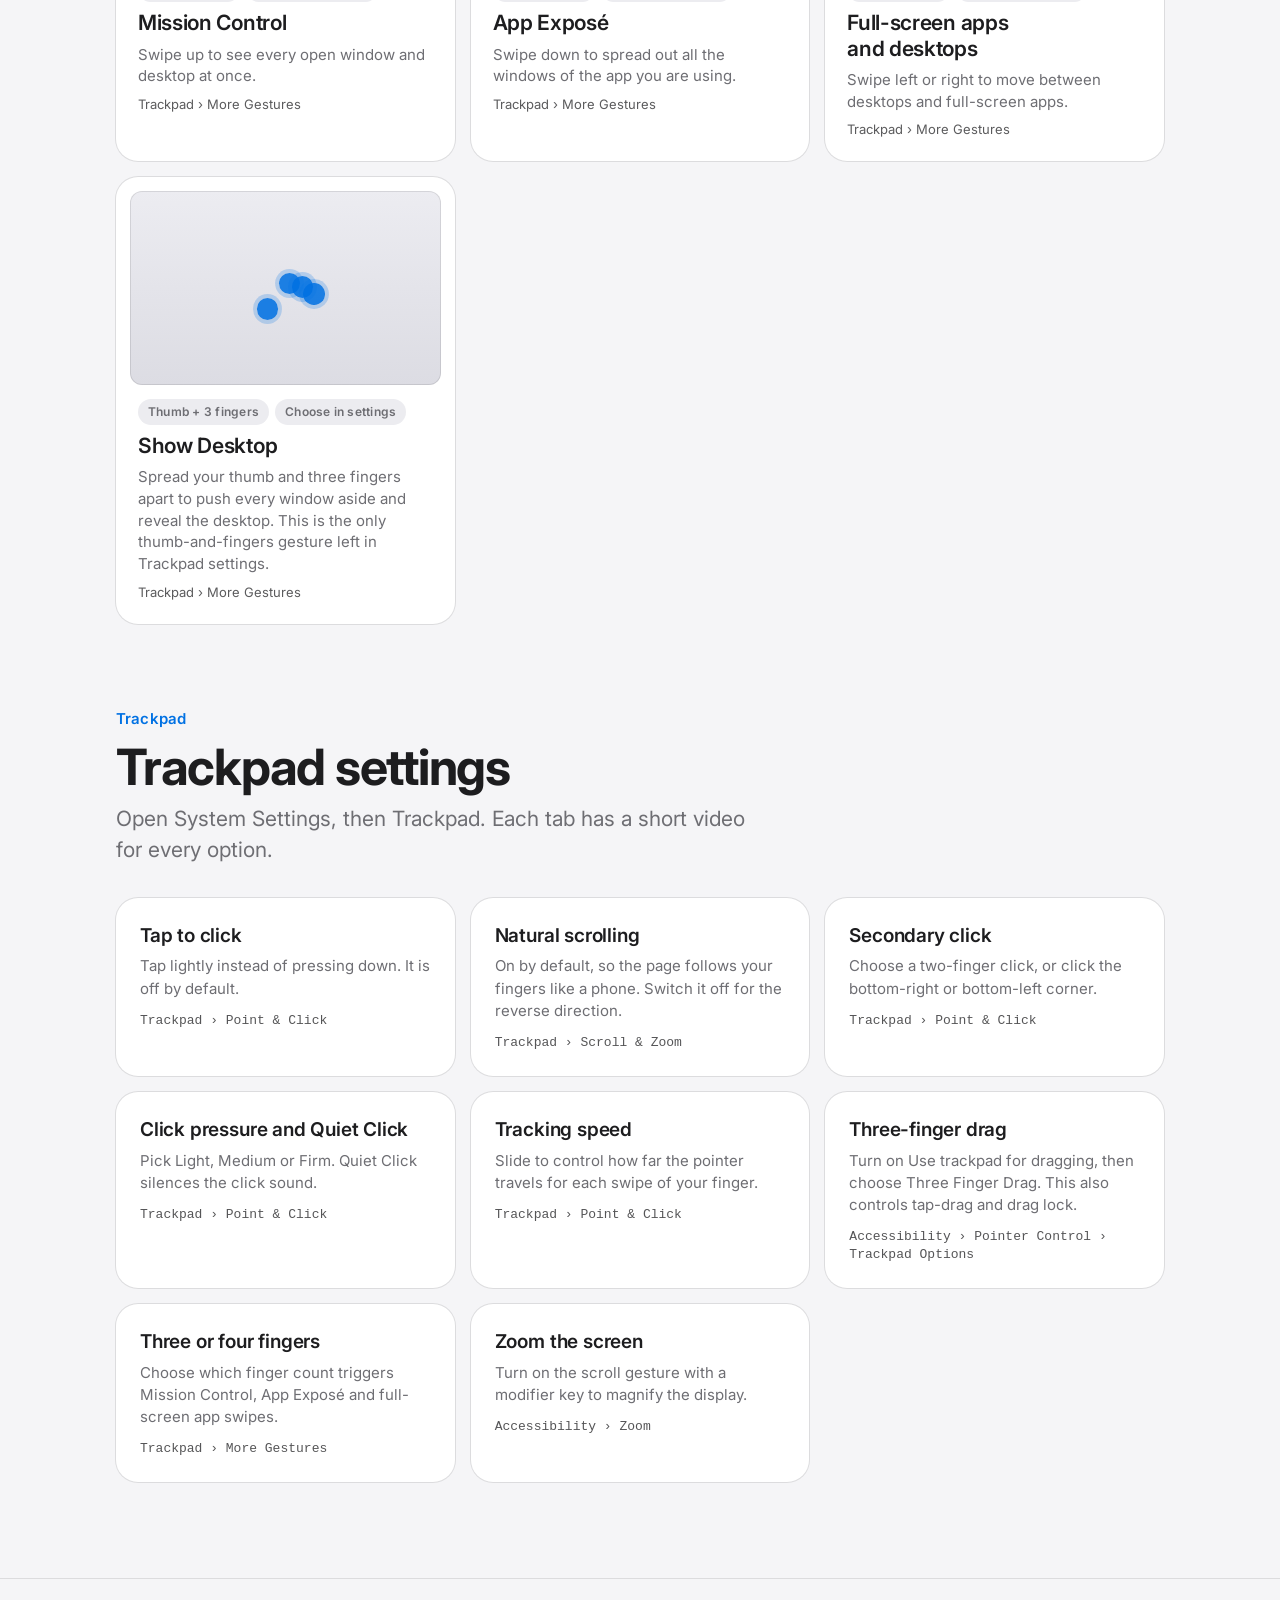
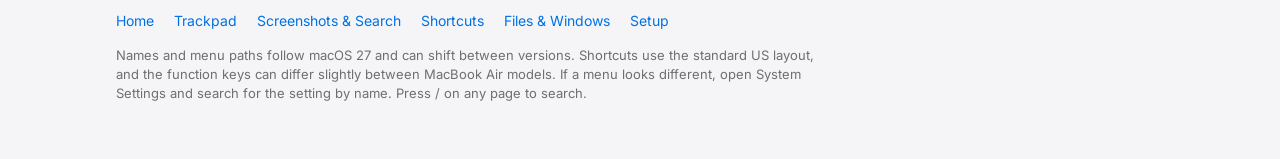
<file: trackpad.html>
<!doctype html>
<html lang="en">
<head>
<meta charset="utf-8">
<meta name="viewport" content="width=device-width, initial-scale=1, viewport-fit=cover">
<meta name="color-scheme" content="light dark">
<title>Trackpad · MacBook Air Guide</title>
<link rel="preconnect" href="https://fonts.googleapis.com">
<link rel="preconnect" href="https://fonts.gstatic.com" crossorigin>
<link rel="stylesheet" href="https://fonts.googleapis.com/css2?family=Inter:wght@400;500;600;700&display=swap">
<link rel="stylesheet" href="style.css">
</head>
<body data-page="trackpad">
<header class="top" id="top"></header>
<main id="app"></main>
<footer id="foot"></footer>
<script src="data.js"></script>
<script src="app.js"></script>
</body>
</html>
</file>
<file: style.css>
/* Layout concept: Apple product-page rhythm. Centered hero with a live demo, searchable left-aligned card grids, one dark band for dragging. */
:root{
  --bg:#f5f5f7; --fg:#1d1d1f; --muted:#6e6e73; --card:#ffffff; --line:rgba(0,0,0,.1);
  --accent:#0071e3; --nav:rgba(245,245,247,.78); --chip:#ececf0;
  --pad-top:#ececf1; --pad-bot:#dcdce3; --pad-line:rgba(0,0,0,.1); --item:#ffffff; --keyedge:rgba(0,0,0,.2);
  --finger:rgba(0,113,227,.88); --finger-ring:rgba(0,113,227,.22);
  --band:#1d1d1f; --band-fg:#f5f5f7; --band-muted:#a1a1a6; --band-card:#2c2c2e; --band-chip:#3a3a3c;
  --band-line:rgba(255,255,255,.14); --band-pad-top:#434348; --band-pad-bot:#343438; --band-item:#5a5a60;
  --band-accent:#2997ff; --band-finger:rgba(41,151,255,.92); --band-ring:rgba(41,151,255,.28);
  --font:-apple-system,BlinkMacSystemFont,"SF Pro Display","SF Pro Text",Inter,"Helvetica Neue",Helvetica,Arial,sans-serif;
}
@media (prefers-color-scheme: dark){
  :root:not([data-theme="light"]){
    --bg:#000000; --fg:#f5f5f7; --muted:#a1a1a6; --card:#1c1c1e; --line:rgba(255,255,255,.14);
    --accent:#2997ff; --nav:rgba(0,0,0,.72); --chip:#2c2c2e;
    --pad-top:#3b3b40; --pad-bot:#2d2d31; --pad-line:rgba(255,255,255,.1); --item:#4b4b52; --keyedge:rgba(0,0,0,.55);
    --finger:rgba(41,151,255,.92); --finger-ring:rgba(41,151,255,.28); --band:#141416; color-scheme:dark;
  }
}
:root[data-theme="dark"]{
  --bg:#000000; --fg:#f5f5f7; --muted:#a1a1a6; --card:#1c1c1e; --line:rgba(255,255,255,.14);
  --accent:#2997ff; --nav:rgba(0,0,0,.72); --chip:#2c2c2e;
  --pad-top:#3b3b40; --pad-bot:#2d2d31; --pad-line:rgba(255,255,255,.1); --item:#4b4b52; --keyedge:rgba(0,0,0,.55);
  --finger:rgba(41,151,255,.92); --finger-ring:rgba(41,151,255,.28); --band:#141416; color-scheme:dark;
}
*{box-sizing:border-box}
html{scroll-behavior:smooth}
body{margin:0;background:var(--bg);color:var(--fg);font-family:var(--font);font-size:17px;line-height:1.47;-webkit-font-smoothing:antialiased}
body::before{content:"";position:fixed;inset:0 0 auto;height:env(safe-area-inset-top,0px);z-index:30;background:var(--nav);-webkit-backdrop-filter:saturate(180%) blur(20px);backdrop-filter:saturate(180%) blur(20px)}
.wrap{max-width:1080px;margin:0 auto;padding-left:max(16px,env(safe-area-inset-left,0px));padding-right:max(16px,env(safe-area-inset-right,0px))}
a{color:var(--accent);text-decoration:none}
a:hover{text-decoration:underline}
:focus-visible{outline:2px solid var(--accent);outline-offset:3px;border-radius:6px}

/* top bar */
.top{position:sticky;top:env(safe-area-inset-top,0px);z-index:20;background:var(--nav);-webkit-backdrop-filter:saturate(180%) blur(20px);backdrop-filter:saturate(180%) blur(20px);border-bottom:1px solid var(--line)}
.bar{display:flex;align-items:center;gap:20px;height:48px}
.brand{font-weight:600;font-size:15px;color:var(--fg);white-space:nowrap}
.brand:hover{text-decoration:none}
.brand span{color:var(--muted);font-weight:500}
.top nav{display:flex;gap:22px;margin-left:auto;overflow-x:auto;scrollbar-width:none;min-width:0}
.top nav::-webkit-scrollbar{display:none}
.top nav a{font-size:13px;color:var(--muted);white-space:nowrap}
.top nav a:hover{color:var(--fg);text-decoration:none}

/* hero */
.hero{text-align:center;padding-block:clamp(48px,9vw,96px) clamp(32px,6vw,56px)}
.eyebrow{font-size:15px;font-weight:600;color:var(--accent);letter-spacing:.01em;margin:0 0 10px}
h1{font-size:clamp(40px,9vw,84px);line-height:1.04;letter-spacing:-.03em;font-weight:700;margin:0;text-wrap:balance}
h1 em{font-style:normal;color:var(--muted)}
.lede{font-size:clamp(18px,2.4vw,23px);line-height:1.4;color:var(--muted);max-width:660px;margin:20px auto 0;text-wrap:balance}
.chassis{max-width:560px;margin:clamp(32px,6vw,52px) auto 0;padding:12px;border-radius:30px;background:var(--card);box-shadow:0 0 0 1px var(--line),0 24px 60px -24px rgba(0,0,0,.28)}
.chassis .pad,.chassis .kpanel{border-radius:20px}
.cap{display:flex;flex-direction:column;align-items:center;gap:2px;margin:18px 0 0;min-height:52px;transition:opacity .25s}
.cap b{font-size:19px;font-weight:600;letter-spacing:-.01em}
.cap span{font-size:14px;color:var(--muted)}
.cap.fade{opacity:0}

/* trackpad demo */
.pad{position:relative;width:100%;aspect-ratio:16/10;border-radius:14px;background:linear-gradient(var(--pad-top),var(--pad-bot));box-shadow:inset 0 0 0 1px var(--pad-line);container-type:size;overflow:hidden}
.f{position:absolute;left:calc(var(--x)*1%);top:calc(var(--y)*1%);width:11cqh;height:11cqh;margin:-5.5cqh 0 0 -5.5cqh;border-radius:50%;background:var(--finger);box-shadow:0 0 0 2cqh var(--finger-ring)}
.f::after{content:"";position:absolute;inset:0;border-radius:50%;border:.7cqh solid var(--finger);opacity:0}
.item{position:absolute;left:calc(var(--x)*1%);top:calc(var(--y)*1%);width:calc(var(--w)*1cqw);height:calc(var(--h)*1cqh);margin-left:calc(var(--w)*-.5cqw);margin-top:calc(var(--h)*-.5cqh);border-radius:2cqh;background:var(--item);box-shadow:0 1cqh 3cqh rgba(0,0,0,.18),0 0 0 1px var(--pad-line)}
.edge{position:absolute;top:10%;bottom:10%;width:1.4cqh;border-radius:99px;background:var(--finger-ring)}
.edge.right{right:1.6cqh}
.key{position:absolute;left:3cqh;bottom:3cqh;font:600 6cqh/1 var(--font);letter-spacing:.02em;padding:2.2cqh 3cqh;border-radius:2cqh;background:var(--item);color:var(--muted);box-shadow:0 0 0 1px var(--pad-line)}
.grp{position:absolute;inset:0;transform-origin:50% 50%}

.pad[data-a=move] .f{animation:mv 2.8s ease-in-out infinite}
.pad[data-a=move] .item{animation:itemEarly 2.8s ease-in-out infinite}
.pad[data-a=tap] .f{animation:tap 2.4s ease-out infinite}
.pad[data-a=dtap] .f{animation:dtap 2.4s ease-out infinite}
.pad[data-a=press] .f{animation:press 2.4s ease-out infinite}
.pad[data-a=press] .f::after{animation:ring 2.4s ease-out infinite}
.pad[data-a=force] .f{animation:force 3s ease-out infinite}
.pad[data-a=force] .f::after{animation:ring2 3s ease-out infinite}
.pad[data-a=rot] .grp{animation:rot 2.8s ease-in-out infinite}
.pad[data-a=rot] .f{animation:fade 2.8s ease-in-out infinite}
.pad[data-a=tapdrag] .f{animation:tapdrag 3.4s ease-in-out infinite}
.pad[data-a=tapdrag] .item,.pad[data-a=lock] .item{animation:itemLate 3.4s ease-in-out infinite}
.pad[data-a=lock] .f{animation:lockf 3.4s ease-in-out infinite}
.pad.ring .f::after{opacity:.7}

@keyframes mv{0%{opacity:0;transform:translate(0,0) scale(.7)}12%{opacity:1;transform:translate(0,0) scale(1)}62%{opacity:1;transform:translate(calc(var(--dx)*1cqw),calc(var(--dy)*1cqh))}80%,100%{opacity:0;transform:translate(calc(var(--dx)*1cqw),calc(var(--dy)*1cqh)) scale(.8)}}
@keyframes itemEarly{0%{opacity:0;transform:translate(0,0)}12%{opacity:1;transform:translate(0,0)}62%{opacity:1;transform:translate(calc(var(--dx)*1cqw),calc(var(--dy)*1cqh))}80%,100%{opacity:0;transform:translate(calc(var(--dx)*1cqw),calc(var(--dy)*1cqh))}}
@keyframes itemLate{0%{opacity:0;transform:translate(0,0)}6%{opacity:1;transform:translate(0,0)}34%{opacity:1;transform:translate(0,0)}88%{opacity:1;transform:translate(calc(var(--dx)*1cqw),calc(var(--dy)*1cqh))}96%,100%{opacity:0;transform:translate(calc(var(--dx)*1cqw),calc(var(--dy)*1cqh))}}
@keyframes tap{0%{opacity:0;transform:scale(1.5)}18%{opacity:1;transform:scale(1)}30%{opacity:1;transform:scale(.8)}42%{opacity:1;transform:scale(1)}62%,100%{opacity:0;transform:scale(1)}}
@keyframes dtap{0%{opacity:0;transform:scale(1.5)}10%{opacity:1;transform:scale(1)}18%{transform:scale(.8)}26%{transform:scale(1)}34%{transform:scale(.8)}42%{opacity:1;transform:scale(1)}62%,100%{opacity:0;transform:scale(1)}}
@keyframes press{0%{opacity:0;transform:scale(1.5)}15%{opacity:1;transform:scale(1)}30%{opacity:1;transform:scale(.78)}55%{opacity:1;transform:scale(.78)}70%{opacity:1;transform:scale(1)}85%,100%{opacity:0;transform:scale(1)}}
@keyframes ring{0%,28%{opacity:0;transform:scale(1)}32%{opacity:.9;transform:scale(1)}62%{opacity:0;transform:scale(2.4)}100%{opacity:0}}
@keyframes force{0%{opacity:0;transform:scale(1.5)}12%{opacity:1;transform:scale(1)}28%{opacity:1;transform:scale(.8)}45%{opacity:1;transform:scale(.8)}62%{opacity:1;transform:scale(1.45)}80%{opacity:1;transform:scale(1.45)}92%,100%{opacity:0;transform:scale(1)}}
@keyframes ring2{0%,28%{opacity:0;transform:scale(1)}31%{opacity:.9}45%{opacity:0;transform:scale(2)}58%{opacity:0;transform:scale(1)}62%{opacity:.9}80%{opacity:0;transform:scale(2.2)}100%{opacity:0}}
@keyframes rot{0%,12%{transform:rotate(0)}62%,100%{transform:rotate(calc(var(--rot)*1deg))}}
@keyframes fade{0%{opacity:0}12%{opacity:1}78%{opacity:1}92%,100%{opacity:0}}
@keyframes tapdrag{0%{opacity:0;transform:translate(0,0) scale(1.4)}8%{opacity:1;transform:translate(0,0) scale(1)}14%{opacity:1;transform:translate(0,0) scale(.8)}20%{opacity:.15;transform:translate(0,0) scale(1)}26%{opacity:1;transform:translate(0,0) scale(.85)}34%{opacity:1;transform:translate(0,0) scale(.9)}74%{opacity:1;transform:translate(calc(var(--dx)*1cqw),calc(var(--dy)*1cqh)) scale(.9)}88%,100%{opacity:0;transform:translate(calc(var(--dx)*1cqw),calc(var(--dy)*1cqh)) scale(1)}}
@keyframes lockf{0%{opacity:0;transform:translate(0,0) scale(1.4)}8%{opacity:1;transform:translate(0,0) scale(1)}14%{opacity:1;transform:translate(0,0) scale(.8)}20%{opacity:.15;transform:translate(0,0) scale(1)}26%{opacity:1;transform:translate(0,0) scale(.85)}34%{opacity:1;transform:translate(0,0) scale(.9)}58%{opacity:1;transform:translate(calc(var(--dx)*.55cqw),calc(var(--dy)*.55cqh)) scale(.9)}66%,100%{opacity:0;transform:translate(calc(var(--dx)*.55cqw),calc(var(--dy)*.55cqh)) scale(1)}}
@media (prefers-reduced-motion: reduce){.pad *{animation:none!important}.cap{transition:none}html{scroll-behavior:auto}}

/* keyboard and step panels */
.kpanel{width:100%;aspect-ratio:16/10;border-radius:12px;background:linear-gradient(var(--pad-top),var(--pad-bot));box-shadow:inset 0 0 0 1px var(--pad-line);container-type:size;overflow:hidden;display:flex;flex-wrap:wrap;align-items:center;align-content:center;justify-content:center;gap:5cqh 3.5cqw;padding:6cqh 5cqw}
.grp2{display:inline-flex;gap:2.5cqh}
kbd{min-width:27cqh;height:27cqh;display:inline-flex;align-items:center;justify-content:center;padding:0 3cqh;border-radius:6cqh;background:var(--item);color:var(--fg);font:500 13cqh/1 var(--font);box-shadow:0 1.4cqh 0 var(--keyedge),0 0 0 1px var(--pad-line)}
kbd.w{padding:0 6cqh;font-size:9.5cqh;font-weight:600;letter-spacing:.01em}
.sep{font-size:7.5cqh;font-weight:600;color:var(--muted);letter-spacing:.02em}
.chain .step{font-size:9cqh;font-weight:600;line-height:1.15;padding:4cqh 5.5cqh;border-radius:5cqh;background:var(--item);box-shadow:0 0 0 1px var(--pad-line);text-align:center}
.chain .chev{font-size:11cqh;font-style:normal;color:var(--muted)}
.chain{gap:3.5cqh 2.5cqw}

/* search and filter */
.finder{padding-block:8px 0}
h2{font-size:clamp(30px,5vw,50px);line-height:1.08;letter-spacing:-.025em;font-weight:700;margin:0;text-wrap:balance}
.sub{font-size:clamp(17px,2vw,21px);color:var(--muted);margin:10px 0 0;max-width:640px;text-wrap:pretty}
#q{display:block;width:100%;max-width:560px;margin-top:22px;height:52px;padding:0 18px;border-radius:14px;border:0;background:var(--card);color:var(--fg);font:400 17px/1 var(--font);box-shadow:0 0 0 1px var(--line)}
#q::placeholder{color:var(--muted)}
#q:focus{outline:2px solid var(--accent);outline-offset:1px}
.pills{display:flex;flex-wrap:wrap;gap:8px;margin-top:20px}
.pill{font:500 15px/1 var(--font);padding:10px 18px;border-radius:99px;border:0;background:var(--chip);color:var(--fg);cursor:pointer}
.pill[aria-pressed=true]{background:var(--fg);color:var(--bg)}
.count{font-size:14px;color:var(--muted);margin:14px 0 0}
.empty{font-size:17px;color:var(--muted);padding-top:40px}

/* sections */
section.block{padding-block:clamp(48px,8vw,84px) 0;scroll-margin-top:60px}
.grid{display:grid;grid-template-columns:repeat(auto-fill,minmax(min(100%,300px),1fr));gap:16px;margin-top:32px}
.card{background:var(--card);border-radius:22px;padding:14px 14px 22px;display:flex;flex-direction:column;gap:14px;min-width:0;box-shadow:0 0 0 1px var(--line)}
.card .pad{border-radius:12px}
.card .body{padding:0 8px;display:flex;flex-direction:column;gap:8px;min-width:0}
.meta{display:flex;flex-wrap:wrap;gap:6px}
.chip{font-size:12px;font-weight:600;letter-spacing:.02em;padding:4px 10px;border-radius:99px;background:var(--chip);color:var(--muted);white-space:nowrap}
.chip.on{color:var(--accent)}
.card h3{font-size:21px;line-height:1.2;letter-spacing:-.015em;font-weight:600;margin:0;text-wrap:balance}
.card p{margin:0;font-size:15px;line-height:1.45;color:var(--muted)}
.card .path{font-size:13px;color:var(--fg);opacity:.72}

.band{margin-top:clamp(48px,8vw,84px);padding-block:clamp(48px,8vw,84px);background:var(--band);color:var(--band-fg);
  --card:var(--band-card);--fg:var(--band-fg);--muted:var(--band-muted);--chip:var(--band-chip);--line:var(--band-line);--accent:var(--band-accent);
  --pad-top:var(--band-pad-top);--pad-bot:var(--band-pad-bot);--item:var(--band-item);--finger:var(--band-finger);--finger-ring:var(--band-ring);--pad-line:rgba(255,255,255,.1)}
.band section.block{padding-top:0}

/* trackpad settings tips */
.tips{display:grid;grid-template-columns:repeat(auto-fill,minmax(min(100%,300px),1fr));gap:16px;margin-top:32px}
.tip{background:var(--card);border-radius:22px;padding:24px;box-shadow:0 0 0 1px var(--line);min-width:0}
.tip h3{margin:0 0 6px;font-size:19px;font-weight:600;letter-spacing:-.01em}
.tip p{margin:0;font-size:15px;color:var(--muted)}
.tip code{display:block;margin-top:12px;font:500 13px/1.4 ui-monospace,SFMono-Regular,Menlo,monospace;color:var(--fg);opacity:.75}
footer{margin-top:clamp(56px,8vw,96px);padding-block:32px 56px;font-size:13px;color:var(--muted);border-top:1px solid var(--line)}
footer p{margin:0;max-width:700px}
[hidden]{display:none!important}

/* ---------- multi-page additions ---------- */
.top nav a[aria-current=page]{color:var(--fg);font-weight:600}
.bar{min-height:48px}
.hsearch{position:relative;flex:0 0 auto}
.hsearch input,.herosearch input{display:block;width:100%;border:0;background:var(--chip);color:var(--fg);font:400 14px/1 var(--font);height:32px;padding:0 12px;border-radius:10px;width:200px}
.hsearch input::placeholder,.herosearch input::placeholder{color:var(--muted)}
.hsearch input:focus,.herosearch input:focus{outline:2px solid var(--accent);outline-offset:1px}
.herosearch{position:relative;max-width:560px;margin:28px auto 0;text-align:left}
.herosearch input{height:56px;width:100%;font-size:18px;padding:0 20px;border-radius:16px;background:var(--card);box-shadow:0 0 0 1px var(--line)}
.results{position:absolute;top:calc(100% + 8px);right:0;width:min(440px,calc(100vw - 32px));max-height:min(70vh,520px);overflow-y:auto;background:var(--card);border-radius:16px;padding:6px;box-shadow:0 0 0 1px var(--line),0 24px 60px -16px rgba(0,0,0,.35);z-index:40;text-align:left}
.herosearch .results{left:0;right:auto;width:100%}
.res{display:flex;flex-direction:column;gap:1px;padding:10px 12px;border-radius:10px;color:var(--fg)}
.res:hover,.res.on{background:var(--chip);text-decoration:none}
.res b{font-size:15px;font-weight:600;letter-spacing:-.01em}
.res span{font-size:13px;color:var(--muted)}
.results .none,.results .more{margin:0;padding:10px 12px;font-size:13px;color:var(--muted)}

.phead{padding-block:clamp(40px,7vw,72px) 0}
.phead h1{font-size:clamp(36px,7vw,64px)}
.phead .lede{margin:14px 0 0;max-width:620px}
.tiles{display:grid;grid-template-columns:repeat(auto-fill,minmax(min(100%,300px),1fr));gap:16px;margin-top:32px}
.tile{display:flex;flex-direction:column;gap:6px;padding:26px 24px 24px;border-radius:22px;background:var(--card);box-shadow:0 0 0 1px var(--line);color:var(--fg);min-width:0}
.tile:hover{text-decoration:none;box-shadow:0 0 0 1px var(--accent)}
.tile h3{margin:0;font-size:22px;letter-spacing:-.015em;font-weight:600}
.tile p{margin:0;font-size:15px;color:var(--muted)}
.tile .go{margin-top:10px;font-size:14px;color:var(--accent);font-weight:500}
a.card.mini{color:var(--fg)}
a.card.mini:hover{text-decoration:none;box-shadow:0 0 0 1px var(--accent)}
.card.hit{box-shadow:0 0 0 2px var(--accent);animation:hit 1.6s ease-out 2}
.tip.hit{box-shadow:0 0 0 2px var(--accent)}
@keyframes hit{0%,100%{transform:none}30%{transform:translateY(-3px)}}
.card,.tip{scroll-margin-top:140px}
section.block{scroll-margin-top:130px}
footer .links{display:flex;flex-wrap:wrap;gap:6px 20px;margin:0 0 14px}
footer .links a{font-size:14px}
@media (max-width:760px){
  .bar{flex-wrap:wrap;row-gap:8px;padding-block:8px}
  .top nav{order:2;margin-left:0;flex:1 1 100%}
  .hsearch{order:1;margin-left:auto}
  .hsearch input{width:140px}
  .brand{order:0}
  .results{right:0}
}
@media (prefers-reduced-motion: reduce){.card.hit{animation:none}}
</file>
